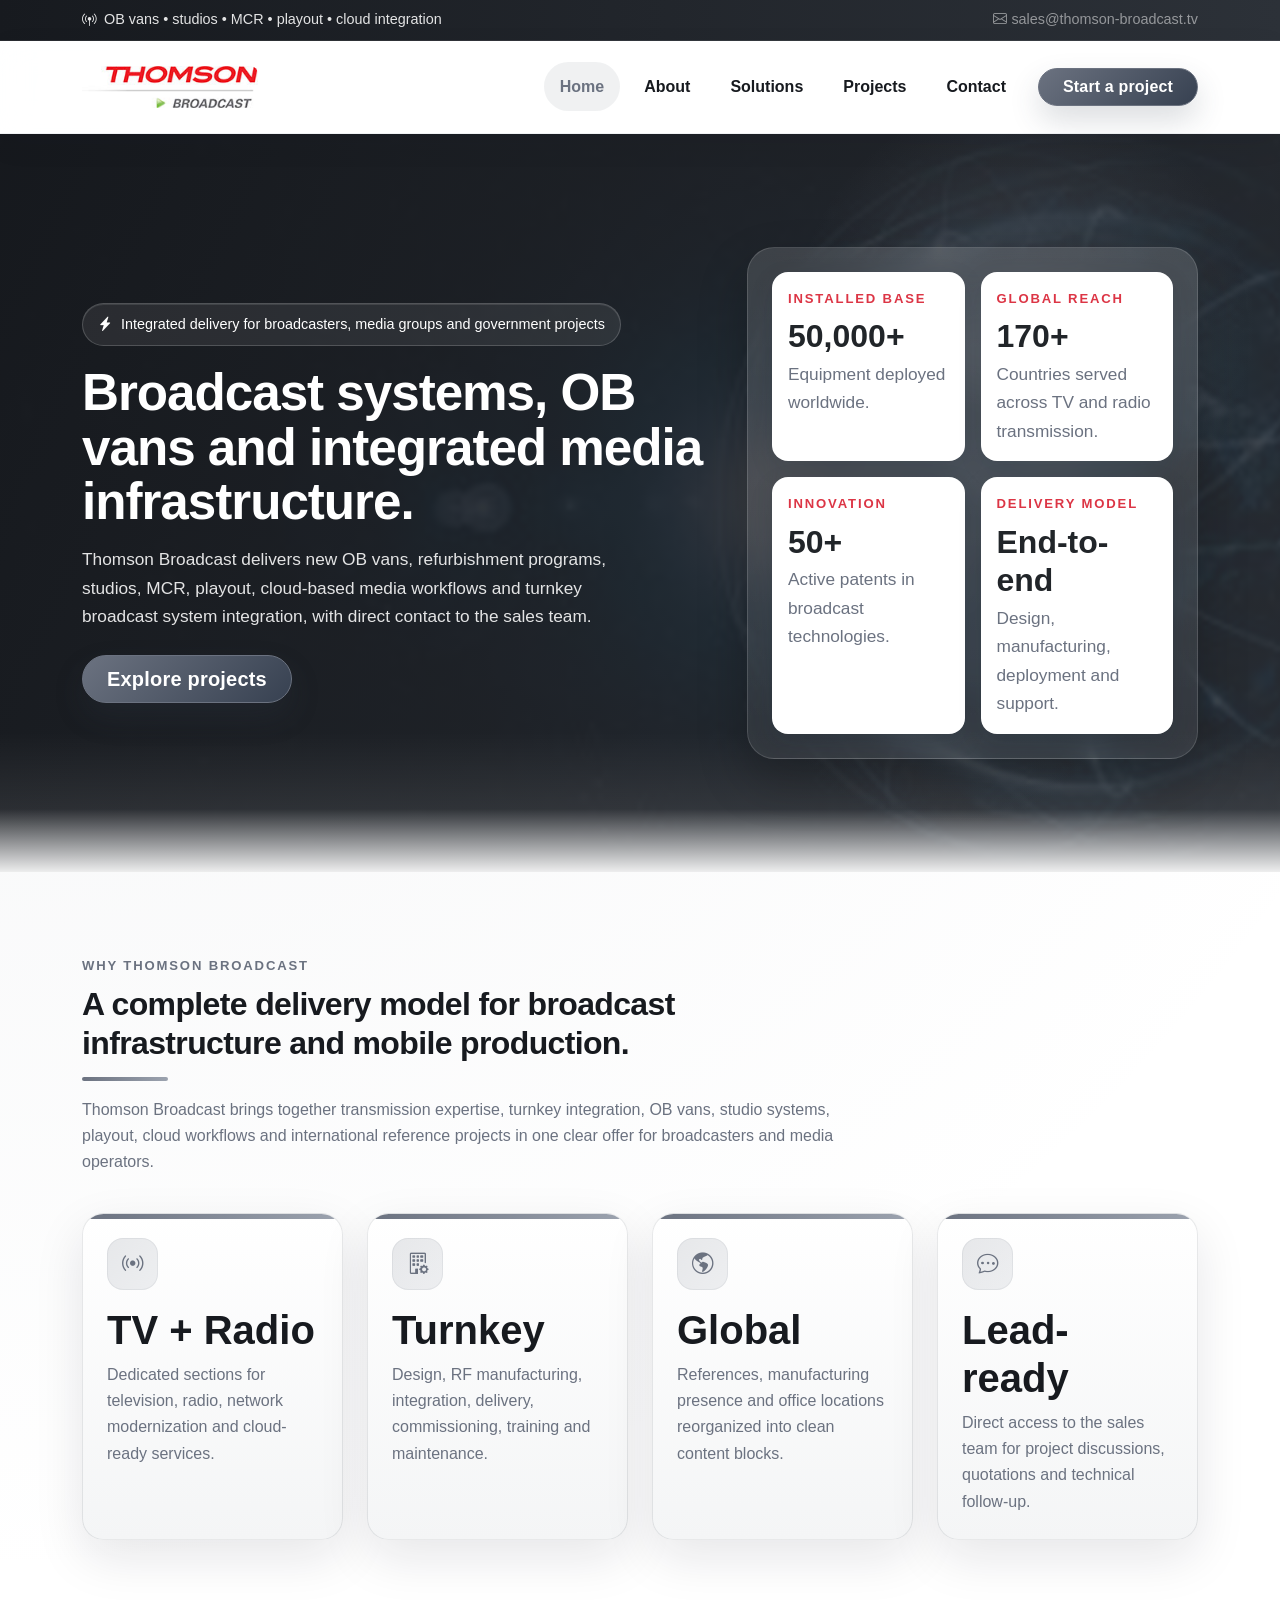
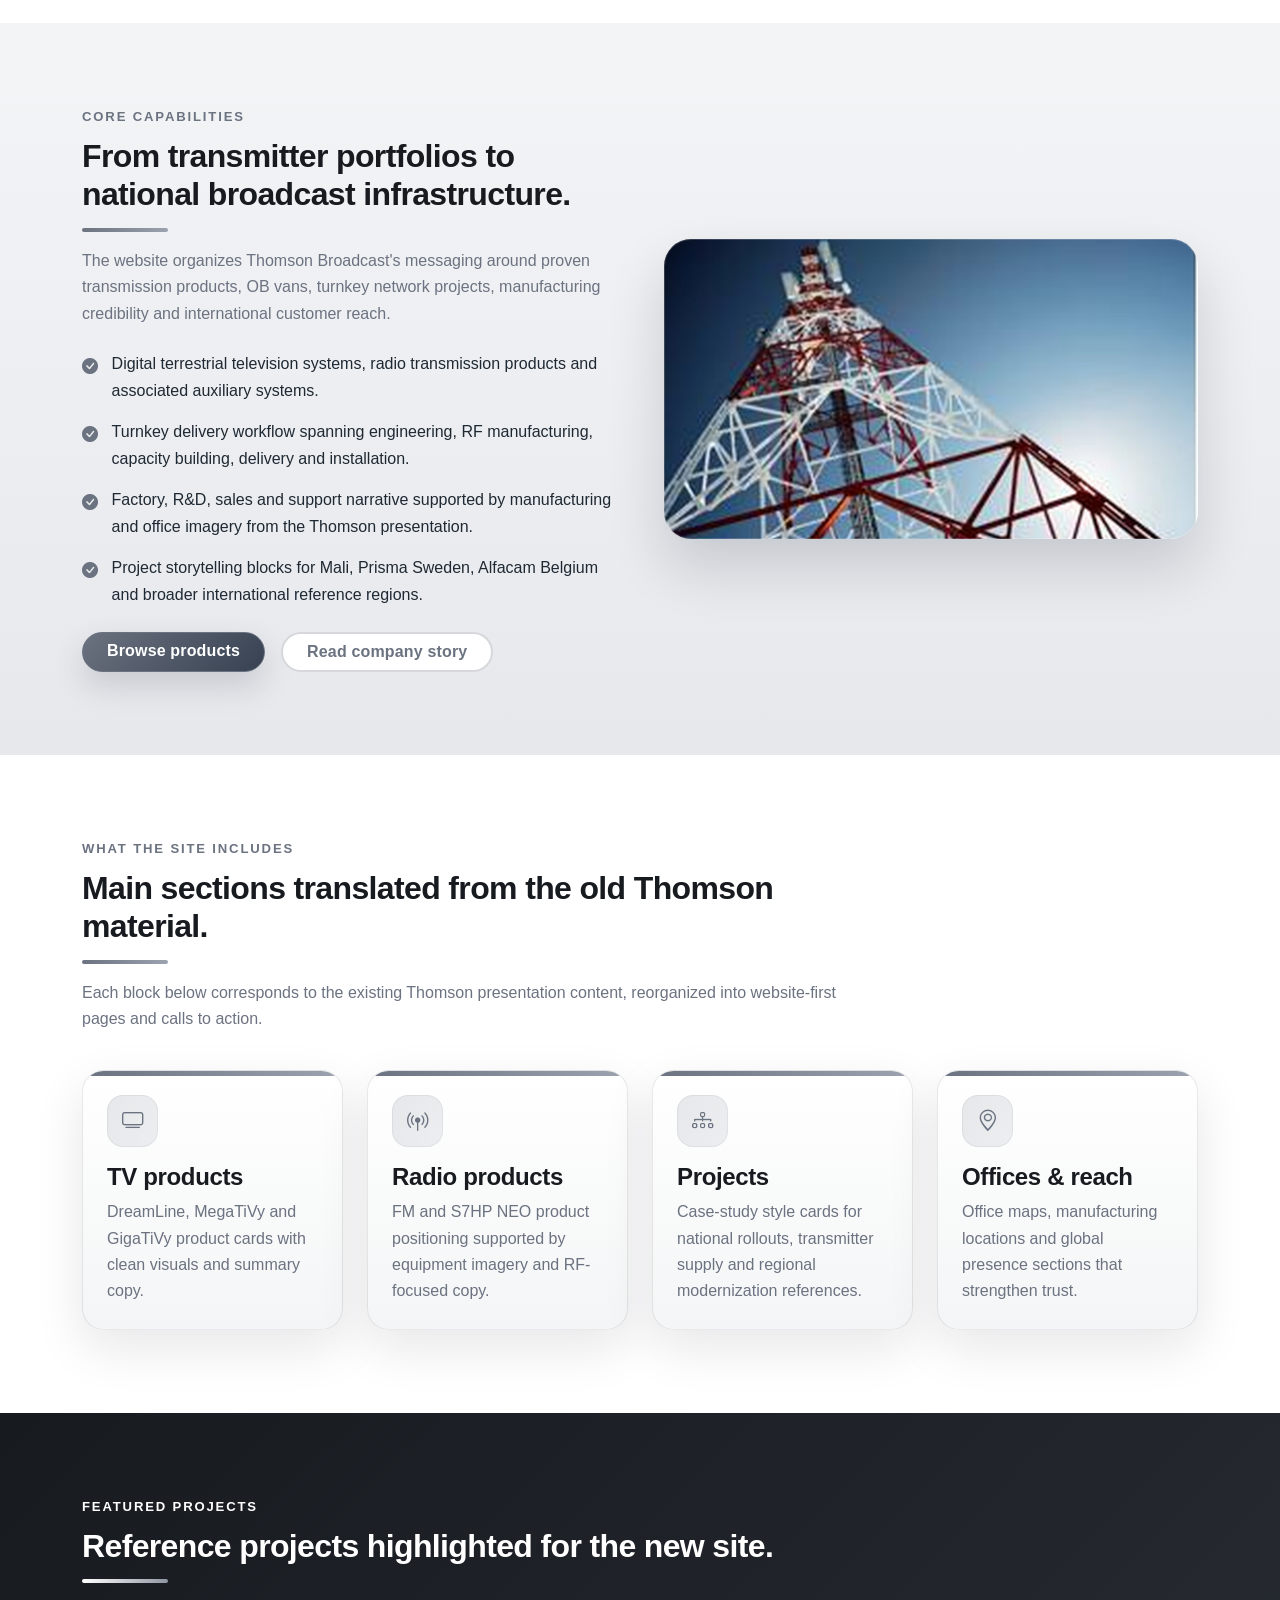
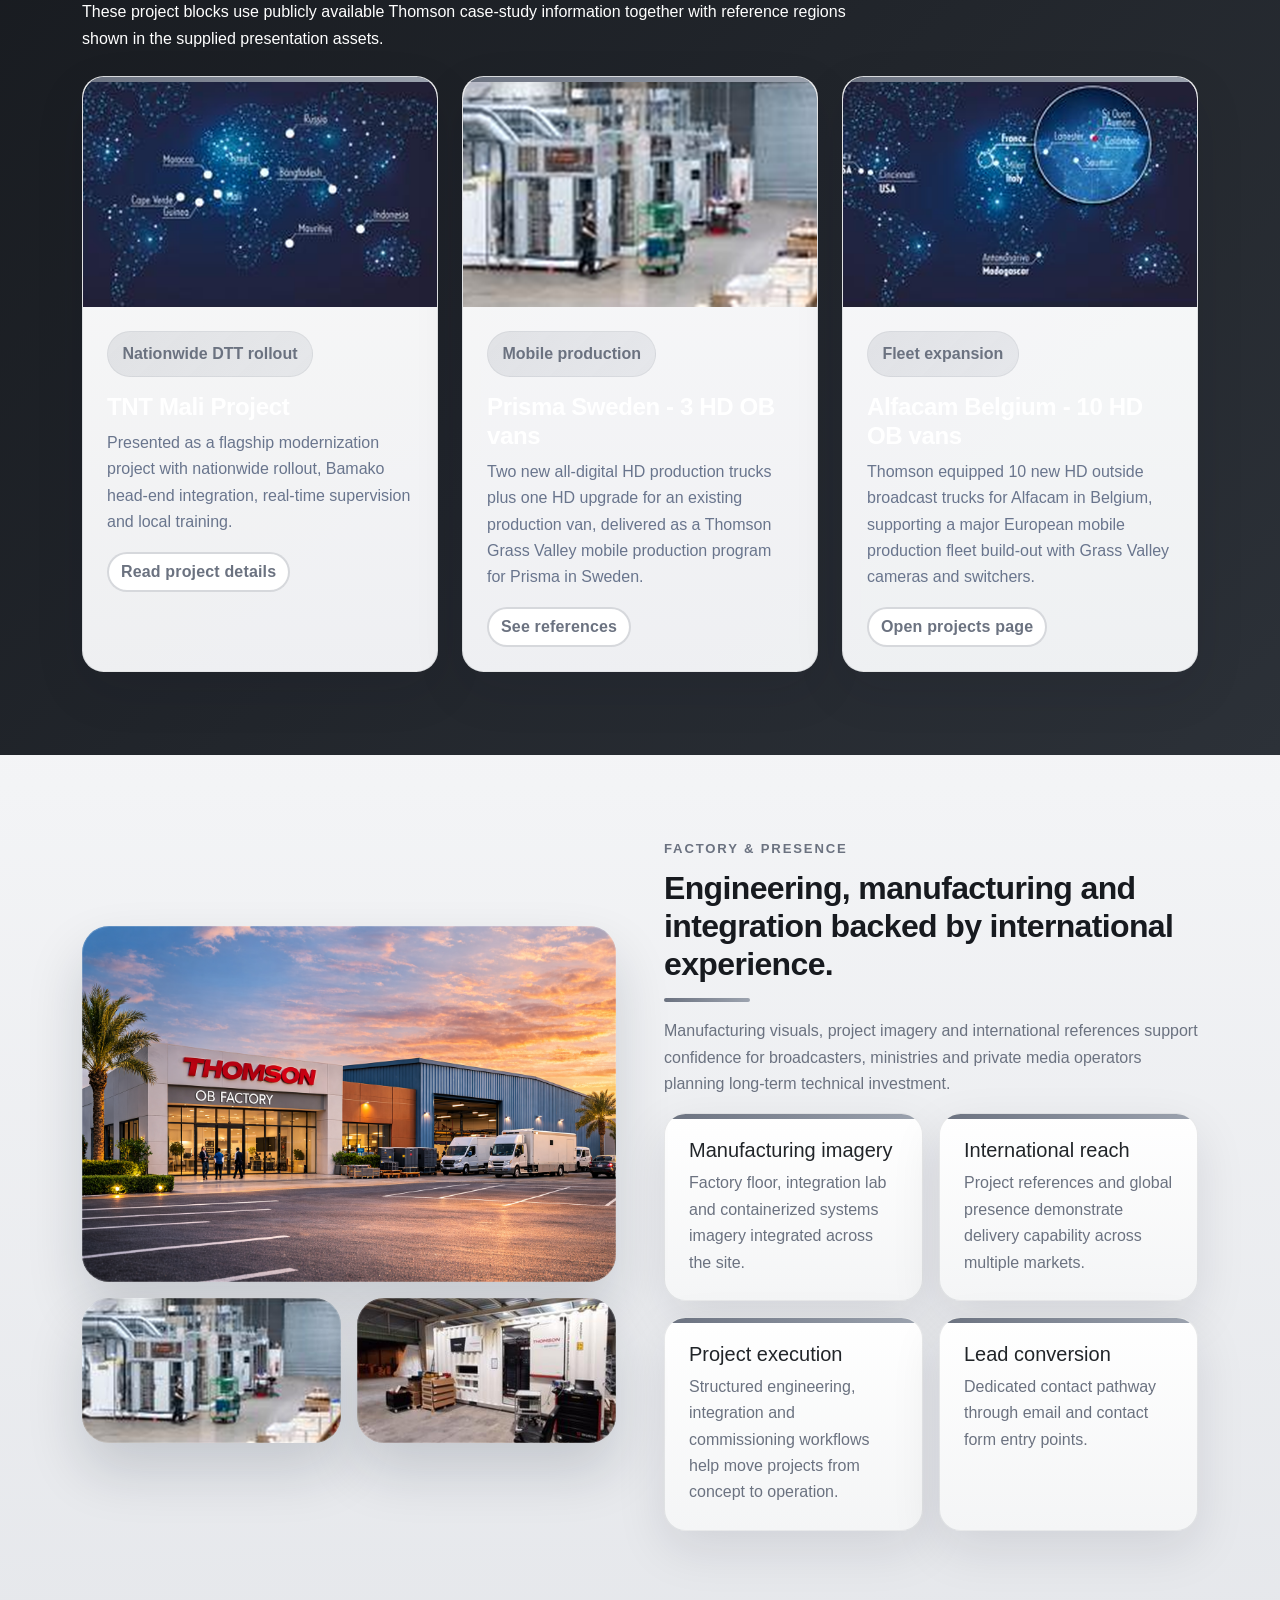
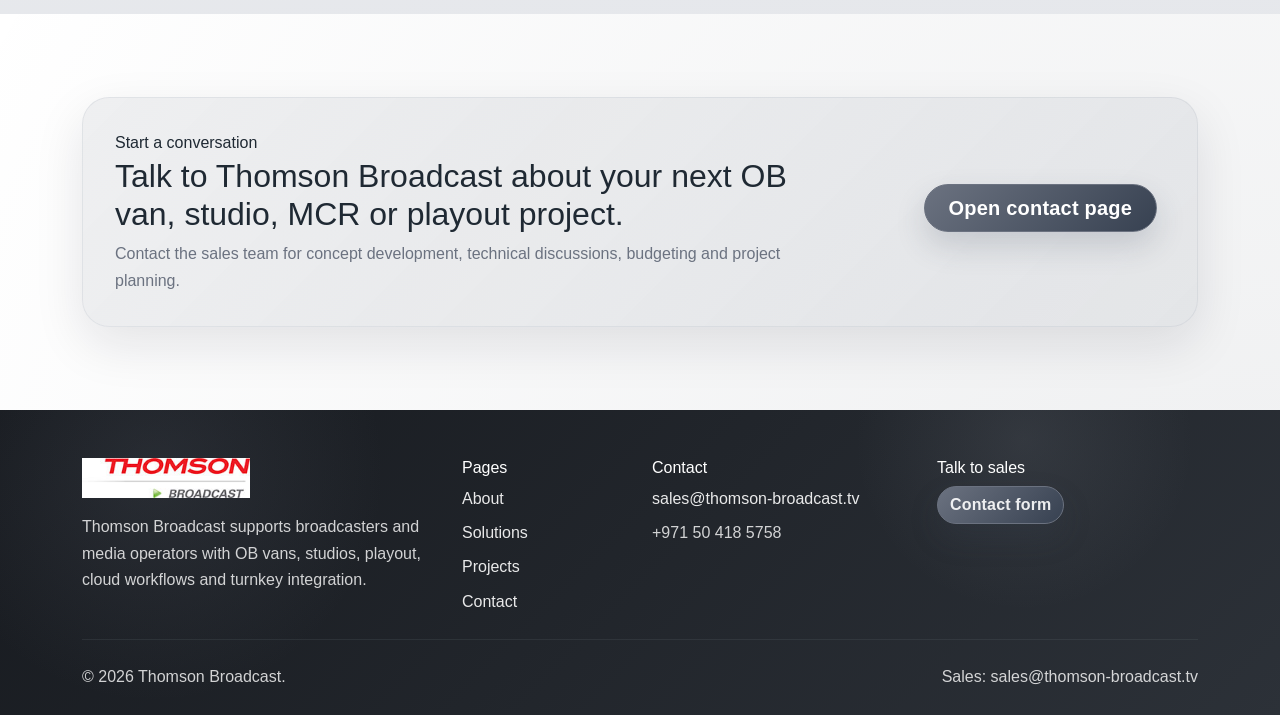
<file: index.html>
<!doctype html>
<html lang="en">
<head>
  <meta charset="utf-8">
  <meta name="viewport" content="width=device-width, initial-scale=1">
  <title>Thomson Broadcast | OB Vans, Studios, MCR, Playout & Cloud</title>
  <meta name="description" content="Thomson Broadcast delivers OB van builds, refurbishment, broadcast studios, MCR, playout, cloud workflows and turnkey system integration.">
  <meta name="keywords" content="Thomson Broadcast, OB van builder, OB van refurbishment, outside broadcast van, broadcast studio systems, MCR integration, playout systems, cloud playout, broadcast system integrator, UAE broadcast projects, mobile production systems">
  <meta name="robots" content="index, follow, max-image-preview:large, max-snippet:-1, max-video-preview:-1">
  <link rel="canonical" href="https://thomsonbroadcast.tv/">
  <meta property="og:type" content="website">
  <meta property="og:site_name" content="Thomson Broadcast">
  <meta property="og:title" content="Thomson Broadcast | OB Vans, Studios, MCR, Playout & Cloud">
  <meta property="og:description" content="Thomson Broadcast delivers OB van builds, refurbishment, broadcast studios, MCR, playout, cloud workflows and turnkey system integration.">
  <meta property="og:url" content="https://thomsonbroadcast.tv/">
  <meta property="og:image" content="https://thomsonbroadcast.tv/assets/img/hero-globe.png">
  <meta name="twitter:card" content="summary_large_image">
  <meta name="twitter:title" content="Thomson Broadcast | OB Vans, Studios, MCR, Playout & Cloud">
  <meta name="twitter:description" content="Thomson Broadcast delivers OB van builds, refurbishment, broadcast studios, MCR, playout, cloud workflows and turnkey system integration.">
  <meta name="twitter:image" content="https://thomsonbroadcast.tv/assets/img/hero-globe.png">
  <link rel="icon" href="assets/img/logo.jpg">
  <link href="https://cdn.jsdelivr.net/npm/bootstrap@5.3.3/dist/css/bootstrap.min.css" rel="stylesheet">
  <link href="https://cdn.jsdelivr.net/npm/bootstrap-icons@1.11.3/font/bootstrap-icons.min.css" rel="stylesheet">
  <link href="assets/css/style.css" rel="stylesheet">
  <script type="application/ld+json">[{"@context":"https://schema.org","@type":"Organization","name":"Thomson Broadcast","url":"https://thomsonbroadcast.tv","logo":"https://thomsonbroadcast.tv/assets/img/logo.jpg","email":"sales@thomson-broadcast.tv","telephone":"+971504185758","contactPoint":[{"@type":"ContactPoint","telephone":"+971504185758","contactType":"sales","email":"sales@thomson-broadcast.tv","availableLanguage":["English","Arabic","French"]}],"areaServed":["AE","EU","AF","AS","Worldwide"],"knowsAbout":["outside broadcast vans","broadcast studio systems","master control rooms","playout systems","cloud broadcast workflows","broadcast refurbishment","turnkey system integration"]},{"@context":"https://schema.org","@type":"WebSite","name":"Thomson Broadcast","url":"https://thomsonbroadcast.tv","potentialAction":{"@type":"SearchAction","target":"https://thomsonbroadcast.tv/?q={search_term_string}","query-input":"required name=search_term_string"}}]</script>
</head>
<body>
  <div class="topbar py-2">
    <div class="container d-flex flex-wrap justify-content-between gap-2">
      <div><i class="bi bi-broadcast-pin me-2"></i>OB vans • studios • MCR • playout • cloud integration</div>
      <div class="d-flex gap-3">
        <a class="text-decoration-none text-white-50" href="mailto:sales@thomson-broadcast.tv"><i class="bi bi-envelope me-1"></i>sales@thomson-broadcast.tv</a>
      </div>
    </div>
  </div>

  <nav class="navbar navbar-expand-lg bg-white sticky-top">
    <div class="container py-2">
      <a class="navbar-brand" href="index.html"><img src="assets/img/logo.jpg" alt="Thomson Broadcast logo"></a>
      <button class="navbar-toggler" type="button" data-bs-toggle="collapse" data-bs-target="#mainNav" aria-controls="mainNav" aria-expanded="false" aria-label="Toggle navigation">
        <span class="navbar-toggler-icon"></span>
      </button>
      <div class="collapse navbar-collapse" id="mainNav">
        <ul class="navbar-nav ms-auto align-items-lg-center gap-lg-2">
          <li class="nav-item"><a class="nav-link" data-nav href="index.html">Home</a></li>
          <li class="nav-item"><a class="nav-link" data-nav href="about.html">About</a></li>
          <li class="nav-item"><a class="nav-link" data-nav href="products.html">Solutions</a></li>
          <li class="nav-item"><a class="nav-link" data-nav href="projects.html">Projects</a></li>
          <li class="nav-item"><a class="nav-link" data-nav href="contact.html">Contact</a></li>
          <li class="nav-item ms-lg-2"><a class="btn btn-brand rounded-pill px-4" href="contact.html">Start a project</a></li>
        </ul>
      </div>
    </div>
  </nav>

  <header class="hero">
    <div class="container position-relative" style="z-index:2;">
      <div class="row align-items-center g-4">
        <div class="col-lg-7">
          <span class="hero-badge"><i class="bi bi-lightning-charge-fill"></i> Integrated delivery for broadcasters, media groups and government projects</span>
          <h1 class="mb-3">Broadcast systems, OB vans and integrated media infrastructure.</h1>
          <p class="mb-4 col-lg-10">Thomson Broadcast delivers new OB vans, refurbishment programs, studios, MCR, playout, cloud-based media workflows and turnkey broadcast system integration, with direct contact to the sales team.</p>
          <div class="d-flex flex-wrap gap-3">
            <a class="btn btn-brand btn-lg rounded-pill px-4" href="projects.html">Explore projects</a>
            
          </div>
        </div>
        <div class="col-lg-5">
          <div class="hero-card">
            <div class="row g-3">
              <div class="col-6">
                <div class="p-3 rounded-4 bg-white text-dark h-100">
                  <div class="small-label text-danger mb-2">Installed base</div>
                  <div class="h2 fw-bold mb-1">50,000+</div>
                  <p class="mb-0 small text-secondary">Equipment deployed worldwide.</p>
                </div>
              </div>
              <div class="col-6">
                <div class="p-3 rounded-4 bg-white text-dark h-100">
                  <div class="small-label text-danger mb-2">Global reach</div>
                  <div class="h2 fw-bold mb-1">170+</div>
                  <p class="mb-0 small text-secondary">Countries served across TV and radio transmission.</p>
                </div>
              </div>
              <div class="col-6">
                <div class="p-3 rounded-4 bg-white text-dark h-100">
                  <div class="small-label text-danger mb-2">Innovation</div>
                  <div class="h2 fw-bold mb-1">50+</div>
                  <p class="mb-0 small text-secondary">Active patents in broadcast technologies.</p>
                </div>
              </div>
              <div class="col-6">
                <div class="p-3 rounded-4 bg-white text-dark h-100">
                  <div class="small-label text-danger mb-2">Delivery model</div>
                  <div class="h2 fw-bold mb-1">End-to-end</div>
                  <p class="mb-0 small text-secondary">Design, manufacturing, deployment and support.</p>
                </div>
              </div>
            </div>
          </div>
        </div>
      </div>
    </div>
  </header>

  <section class="section-padding">
    <div class="container">
      <div class="section-title">
        <div class="eyebrow">Why Thomson Broadcast</div>
        <h2 class="mb-3">A complete delivery model for broadcast infrastructure and mobile production.</h2>
        <p>Thomson Broadcast brings together transmission expertise, turnkey integration, OB vans, studio systems, playout, cloud workflows and international reference projects in one clear offer for broadcasters and media operators.</p>
      </div>
      <div class="row g-4">
        <div class="col-md-6 col-xl-3">
          <div class="card stat-card p-4">
            <span class="icon-badge"><i class="bi bi-broadcast"></i></span>
            <div class="display-6 mt-3">TV + Radio</div>
            <p class="mt-2 mb-0 text-muted-2">Dedicated sections for television, radio, network modernization and cloud-ready services.</p>
          </div>
        </div>
        <div class="col-md-6 col-xl-3">
          <div class="card stat-card p-4">
            <span class="icon-badge"><i class="bi bi-building-gear"></i></span>
            <div class="display-6 mt-3">Turnkey</div>
            <p class="mt-2 mb-0 text-muted-2">Design, RF manufacturing, integration, delivery, commissioning, training and maintenance.</p>
          </div>
        </div>
        <div class="col-md-6 col-xl-3">
          <div class="card stat-card p-4">
            <span class="icon-badge"><i class="bi bi-globe-americas"></i></span>
            <div class="display-6 mt-3">Global</div>
            <p class="mt-2 mb-0 text-muted-2">References, manufacturing presence and office locations reorganized into clean content blocks.</p>
          </div>
        </div>
        <div class="col-md-6 col-xl-3">
          <div class="card stat-card p-4">
            <span class="icon-badge"><i class="bi bi-chat-dots"></i></span>
            <div class="display-6 mt-3">Lead-ready</div>
            <p class="mt-2 mb-0 text-muted-2">Direct access to the sales team for project discussions, quotations and technical follow-up.</p>
          </div>
        </div>
      </div>
    </div>
  </section>

  <section class="section-padding bg-soft">
    <div class="container">
      <div class="row align-items-center g-5">
        <div class="col-lg-6">
          <div class="section-title mb-4">
            <div class="eyebrow">Core capabilities</div>
            <h2 class="mb-3">From transmitter portfolios to national broadcast infrastructure.</h2>
            <p>The website organizes Thomson Broadcast's messaging around proven transmission products, OB vans, turnkey network projects, manufacturing credibility and international customer reach.</p>
          </div>
          <ul class="kpi-list">
            <li><i class="bi bi-check-circle-fill"></i><span>Digital terrestrial television systems, radio transmission products and associated auxiliary systems.</span></li>
            <li><i class="bi bi-check-circle-fill"></i><span>Turnkey delivery workflow spanning engineering, RF manufacturing, capacity building, delivery and installation.</span></li>
            <li><i class="bi bi-check-circle-fill"></i><span>Factory, R&amp;D, sales and support narrative supported by manufacturing and office imagery from the Thomson presentation.</span></li>
            <li><i class="bi bi-check-circle-fill"></i><span>Project storytelling blocks for Mali, Prisma Sweden, Alfacam Belgium and broader international reference regions.</span></li>
          </ul>
          <div class="mt-4 d-flex flex-wrap gap-3">
            <a class="btn btn-brand rounded-pill px-4" href="products.html">Browse products</a>
            <a class="btn btn-outline-brand rounded-pill px-4" href="about.html">Read company story</a>
          </div>
        </div>
        <div class="col-lg-6">
          <div class="media-frame">
            <img class="media-cover about-image" src="assets/img/tower.png" alt="Transmission tower">
          </div>
        </div>
      </div>
    </div>
  </section>

  <section class="section-padding">
    <div class="container">
      <div class="section-title">
        <div class="eyebrow">What the site includes</div>
        <h2 class="mb-3">Main sections translated from the old Thomson material.</h2>
        <p>Each block below corresponds to the existing Thomson presentation content, reorganized into website-first pages and calls to action.</p>
      </div>
      <div class="row g-4">
        <div class="col-md-6 col-xl-3">
          <div class="card service-card p-4">
            <span class="icon-badge"><i class="bi bi-tv"></i></span>
            <h4>TV products</h4>
            <p class="mb-0 text-muted-2">DreamLine, MegaTiVy and GigaTiVy product cards with clean visuals and summary copy.</p>
          </div>
        </div>
        <div class="col-md-6 col-xl-3">
          <div class="card service-card p-4">
            <span class="icon-badge"><i class="bi bi-broadcast-pin"></i></span>
            <h4>Radio products</h4>
            <p class="mb-0 text-muted-2">FM and S7HP NEO product positioning supported by equipment imagery and RF-focused copy.</p>
          </div>
        </div>
        <div class="col-md-6 col-xl-3">
          <div class="card service-card p-4">
            <span class="icon-badge"><i class="bi bi-diagram-3"></i></span>
            <h4>Projects</h4>
            <p class="mb-0 text-muted-2">Case-study style cards for national rollouts, transmitter supply and regional modernization references.</p>
          </div>
        </div>
        <div class="col-md-6 col-xl-3">
          <div class="card service-card p-4">
            <span class="icon-badge"><i class="bi bi-geo-alt"></i></span>
            <h4>Offices & reach</h4>
            <p class="mb-0 text-muted-2">Office maps, manufacturing locations and global presence sections that strengthen trust.</p>
          </div>
        </div>
      </div>
    </div>
  </section>

  <section class="section-padding bg-navy">
    <div class="container">
      <div class="section-title mb-4">
        <div class="eyebrow">Featured projects</div>
        <h2 class="mb-3">Reference projects highlighted for the new site.</h2>
        <p>These project blocks use publicly available Thomson case-study information together with reference regions shown in the supplied presentation assets.</p>
      </div>
      <div class="row g-4">
        <div class="col-lg-4">
          <div class="card project-card h-100 overflow-hidden">
            <img src="assets/img/reference-map.png" alt="Thomson reference map">
            <div class="card-body p-4">
              <span class="badge-soft mb-3 d-inline-flex">Nationwide DTT rollout</span>
              <h4>TNT Mali Project</h4>
              <p class="text-muted-2">Presented as a flagship modernization project with nationwide rollout, Bamako head-end integration, real-time supervision and local training.</p>
              <a class="btn btn-outline-brand rounded-pill" href="projects.html">Read project details</a>
            </div>
          </div>
        </div>
        <div class="col-lg-4">
          <div class="card project-card h-100 overflow-hidden">
            <img src="assets/img/factory-floor.png" alt="HD OB van integration reference">
            <div class="card-body p-4">
              <span class="badge-soft mb-3 d-inline-flex">Mobile production</span>
              <h4>Prisma Sweden - 3 HD OB vans</h4>
              <p class="text-muted-2">Two new all-digital HD production trucks plus one HD upgrade for an existing production van, delivered as a Thomson Grass Valley mobile production program for Prisma in Sweden.</p>
              <a class="btn btn-outline-brand rounded-pill" href="projects.html">See references</a>
            </div>
          </div>
        </div>
        <div class="col-lg-4">
          <div class="card project-card h-100 overflow-hidden">
            <img src="assets/img/offices-map.png" alt="European broadcast references map">
            <div class="card-body p-4">
              <span class="badge-soft mb-3 d-inline-flex">Fleet expansion</span>
              <h4>Alfacam Belgium - 10 HD OB vans</h4>
              <p class="text-muted-2">Thomson equipped 10 new HD outside broadcast trucks for Alfacam in Belgium, supporting a major European mobile production fleet build-out with Grass Valley cameras and switchers.</p>
              <a class="btn btn-outline-brand rounded-pill" href="projects.html">Open projects page</a>
            </div>
          </div>
        </div>
      </div>
    </div>
  </section>

  <section class="section-padding bg-soft">
    <div class="container">
      <div class="row align-items-center g-5">
        <div class="col-lg-6 order-lg-2">
          <div class="section-title mb-3">
            <div class="eyebrow">Factory & presence</div>
            <h2 class="mb-3">Engineering, manufacturing and integration backed by international experience.</h2>
            <p>Manufacturing visuals, project imagery and international references support confidence for broadcasters, ministries and private media operators planning long-term technical investment.</p>
          </div>
          <div class="row g-3">
            <div class="col-sm-6">
              <div class="card info-card p-4 h-100">
                <h5>Manufacturing imagery</h5>
                <p class="mb-0 text-muted-2">Factory floor, integration lab and containerized systems imagery integrated across the site.</p>
              </div>
            </div>
            <div class="col-sm-6">
              <div class="card info-card p-4 h-100">
                <h5>International reach</h5>
                <p class="mb-0 text-muted-2">Project references and global presence demonstrate delivery capability across multiple markets.</p>
              </div>
            </div>
            <div class="col-sm-6">
              <div class="card info-card p-4 h-100">
                <h5>Project execution</h5>
                <p class="mb-0 text-muted-2">Structured engineering, integration and commissioning workflows help move projects from concept to operation.</p>
              </div>
            </div>
            <div class="col-sm-6">
              <div class="card info-card p-4 h-100">
                <h5>Lead conversion</h5>
                <p class="mb-0 text-muted-2">Dedicated contact pathway through email and contact form entry points.</p>
              </div>
            </div>
          </div>
        </div>
        <div class="col-lg-6 order-lg-1">
          <div class="row g-3">
            <div class="col-12">
              <div class="media-frame"><img class="media-cover" src="assets/img/facility-exterior.png" alt="Thomson facility exterior"></div>
            </div>
            <div class="col-6">
              <div class="media-frame"><img class="media-cover" src="assets/img/factory-floor.png" alt="Factory floor"></div>
            </div>
            <div class="col-6">
              <div class="media-frame"><img class="media-cover" src="assets/img/factory-container.png" alt="Containerized broadcast system"></div>
            </div>
          </div>
        </div>
      </div>
    </div>
  </section>

  <section class="section-padding">
    <div class="container">
      <div class="cta-strip">
        <div class="row align-items-center g-4">
          <div class="col-lg-8">
            <div class="eyebrow">Start a conversation</div>
            <h2 class="mb-2">Talk to Thomson Broadcast about your next OB van, studio, MCR or playout project.</h2>
            <p class="mb-0 text-muted-2">Contact the sales team for concept development, technical discussions, budgeting and project planning.</p>
          </div>
          <div class="col-lg-4 text-lg-end">
            <a class="btn btn-brand btn-lg rounded-pill px-4 me-2 mb-2" href="contact.html">Open contact page</a>
            
          </div>
        </div>
      </div>
    </div>
  </section>

  <footer class="footer pt-5 pb-4">
    <div class="container">
      <div class="row g-4">
        <div class="col-lg-4">
          <img src="assets/img/logo.jpg" alt="Thomson Broadcast logo" style="height:40px" class="mb-3">
          <p>Thomson Broadcast supports broadcasters and media operators with OB vans, studios, playout, cloud workflows and turnkey integration.</p>
        </div>
        <div class="col-6 col-lg-2">
          <h6 class="text-white">Pages</h6>
          <div class="d-grid gap-2">
            <a href="about.html">About</a>
            <a href="products.html">Solutions</a>
            <a href="projects.html">Projects</a>
            <a href="contact.html">Contact</a>
          </div>
        </div>
        <div class="col-6 col-lg-3">
          <h6 class="text-white">Contact</h6>
          <div class="d-grid gap-2">
            <a href="mailto:sales@thomson-broadcast.tv">sales@thomson-broadcast.tv</a>
            <span>+971 50 418 5758</span>
          </div>
        </div>
        <div class="col-lg-3">
          <h6 class="text-white">Talk to sales</h6>
          <div class="d-flex flex-wrap gap-2">
            <a class="btn btn-brand rounded-pill" href="contact.html">Contact form</a>
            
          </div>
        </div>
      </div>
      <hr class="border-secondary my-4">
      <div class="d-flex flex-column flex-md-row justify-content-between gap-2">
        <div>© <span data-current-year></span> Thomson Broadcast.</div>
        <div>Sales: sales@thomson-broadcast.tv</div>
      </div>
    </div>
  </footer>
<script src="https://cdn.jsdelivr.net/npm/bootstrap@5.3.3/dist/js/bootstrap.bundle.min.js"></script>
  <script src="assets/js/site-config.js"></script>
  <script src="assets/js/main.js"></script>
</body>
</html>
</file>
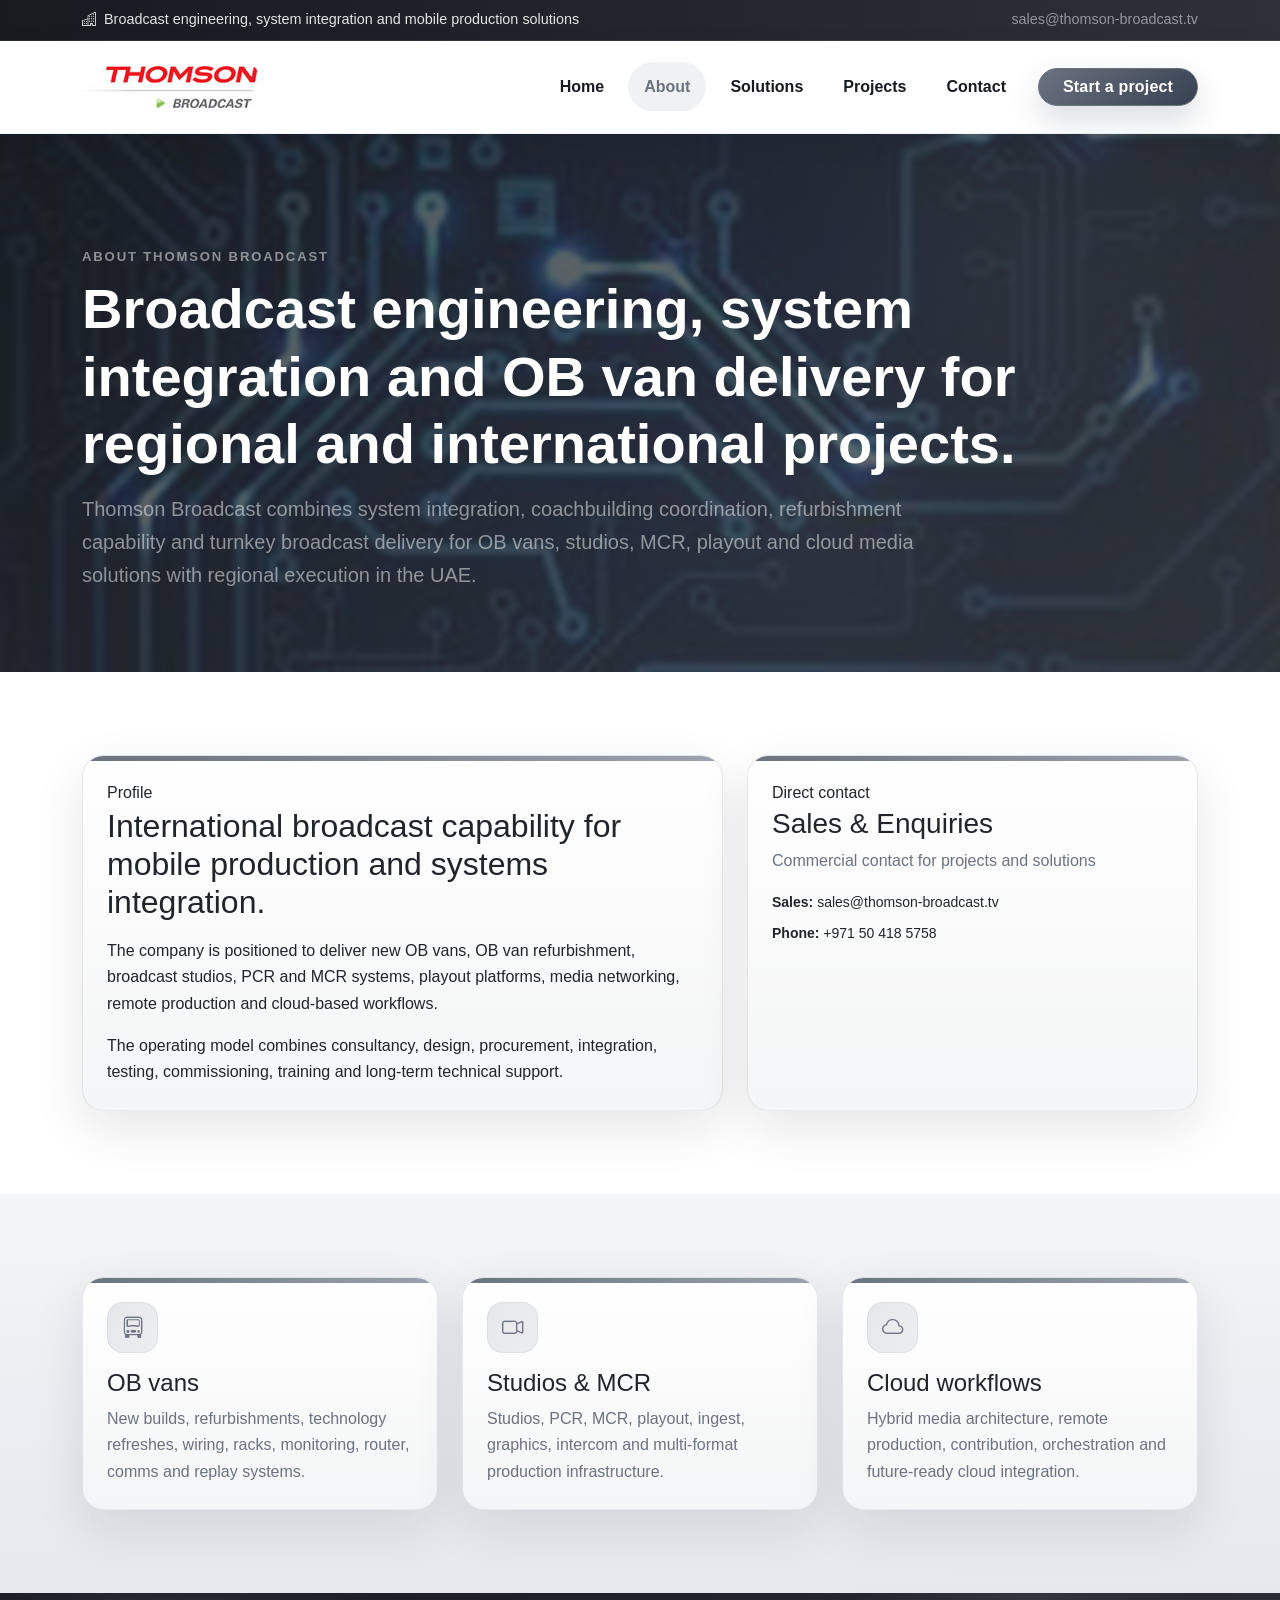
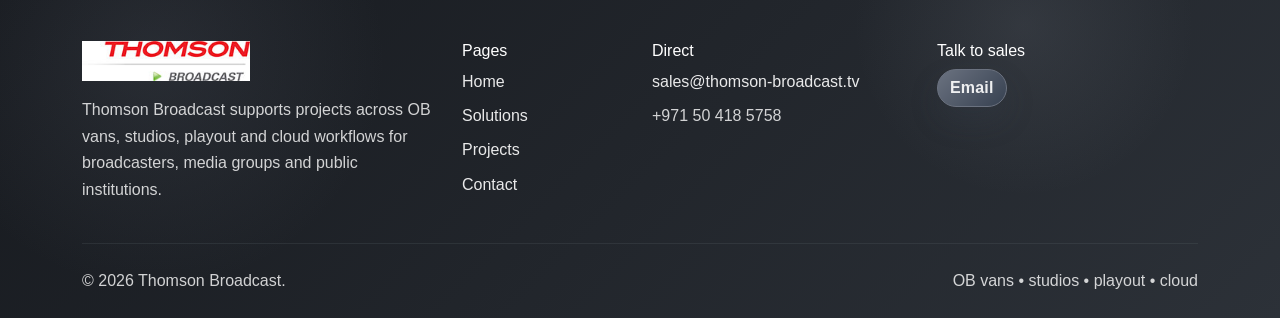
<file: about.html>
<!doctype html>
<html lang="en">
<head>
  <meta charset="utf-8">
  <meta name="viewport" content="width=device-width, initial-scale=1">
  <title>About Thomson Broadcast | System Integration & Mobile Production</title>
  <meta name="description" content="Learn about Thomson Broadcast capabilities in OB vans, studios, MCR, playout, cloud media workflows and turnkey broadcast engineering.">
  <meta name="keywords" content="about Thomson Broadcast, broadcast engineering, system integration, OB vans, mobile production, broadcast solutions, MCR, playout, cloud media workflows">
  <meta name="robots" content="index, follow, max-image-preview:large, max-snippet:-1, max-video-preview:-1">
  <link rel="canonical" href="https://thomsonbroadcast.tv/about.html">
  <meta property="og:type" content="website">
  <meta property="og:site_name" content="Thomson Broadcast">
  <meta property="og:title" content="About Thomson Broadcast | System Integration & Mobile Production">
  <meta property="og:description" content="Learn about Thomson Broadcast capabilities in OB vans, studios, MCR, playout, cloud media workflows and turnkey broadcast engineering.">
  <meta property="og:url" content="https://thomsonbroadcast.tv/about.html">
  <meta property="og:image" content="https://thomsonbroadcast.tv/assets/img/hero-globe.png">
  <meta name="twitter:card" content="summary_large_image">
  <meta name="twitter:title" content="About Thomson Broadcast | System Integration & Mobile Production">
  <meta name="twitter:description" content="Learn about Thomson Broadcast capabilities in OB vans, studios, MCR, playout, cloud media workflows and turnkey broadcast engineering.">
  <meta name="twitter:image" content="https://thomsonbroadcast.tv/assets/img/hero-globe.png">
  <link rel="icon" href="assets/img/logo.jpg">
  <link href="https://cdn.jsdelivr.net/npm/bootstrap@5.3.3/dist/css/bootstrap.min.css" rel="stylesheet">
  <link href="https://cdn.jsdelivr.net/npm/bootstrap-icons@1.11.3/font/bootstrap-icons.min.css" rel="stylesheet">
  <link href="assets/css/style.css" rel="stylesheet">
  <script type="application/ld+json">[{"@context":"https://schema.org","@type":"Organization","name":"Thomson Broadcast","url":"https://thomsonbroadcast.tv","logo":"https://thomsonbroadcast.tv/assets/img/logo.jpg","email":"sales@thomson-broadcast.tv","telephone":"+971504185758","contactPoint":[{"@type":"ContactPoint","telephone":"+971504185758","contactType":"sales","email":"sales@thomson-broadcast.tv","availableLanguage":["English","Arabic","French"]}],"areaServed":["AE","EU","AF","AS","Worldwide"],"knowsAbout":["outside broadcast vans","broadcast studio systems","master control rooms","playout systems","cloud broadcast workflows","broadcast refurbishment","turnkey system integration"]}]</script>
</head>
<body>
  <div class="topbar py-2">
    <div class="container d-flex flex-wrap justify-content-between gap-2">
      <div><i class="bi bi-buildings me-2"></i>Broadcast engineering, system integration and mobile production solutions</div>
      <div class="d-flex gap-3">
        <a class="text-decoration-none text-white-50" href="mailto:sales@thomson-broadcast.tv">sales@thomson-broadcast.tv</a>
        
      </div>
    </div>
  </div>
  <nav class="navbar navbar-expand-lg bg-white sticky-top">
    <div class="container py-2">
      <a class="navbar-brand" href="index.html"><img src="assets/img/logo.jpg" alt="Thomson Broadcast logo"></a>
      <button class="navbar-toggler" type="button" data-bs-toggle="collapse" data-bs-target="#mainNav"><span class="navbar-toggler-icon"></span></button>
      <div class="collapse navbar-collapse" id="mainNav">
        <ul class="navbar-nav ms-auto align-items-lg-center gap-lg-2">
          <li class="nav-item"><a class="nav-link" data-nav href="index.html">Home</a></li>
          <li class="nav-item"><a class="nav-link" data-nav href="about.html">About</a></li>
          <li class="nav-item"><a class="nav-link" data-nav href="products.html">Solutions</a></li>
          <li class="nav-item"><a class="nav-link" data-nav href="projects.html">Projects</a></li>
          <li class="nav-item"><a class="nav-link" data-nav href="contact.html">Contact</a></li>
          <li class="nav-item ms-lg-2"><a class="btn btn-brand rounded-pill px-4" href="contact.html">Start a project</a></li>
        </ul>
      </div>
    </div>
  </nav>
  <section class="page-hero">
    <div class="container">
      <div class="small-label text-white-50 mb-2">About Thomson Broadcast</div>
      <h1 class="display-4 fw-bold mb-3">Broadcast engineering, system integration and OB van delivery for regional and international projects.</h1>
      <p class="lead text-white-50 col-lg-9">Thomson Broadcast combines system integration, coachbuilding coordination, refurbishment capability and turnkey broadcast delivery for OB vans, studios, MCR, playout and cloud media solutions with regional execution in the UAE.</p>
    </div>
  </section>
  <section class="section-padding">
    <div class="container">
      <div class="row g-4 align-items-stretch">
        <div class="col-lg-7">
          <div class="card p-4 h-100 stat-card">
            <div class="eyebrow">Profile</div>
            <h2 class="mb-3">International broadcast capability for mobile production and systems integration.</h2>
            <p>The company is positioned to deliver new OB vans, OB van refurbishment, broadcast studios, PCR and MCR systems, playout platforms, media networking, remote production and cloud-based workflows.</p>
            <p class="mb-0">The operating model combines consultancy, design, procurement, integration, testing, commissioning, training and long-term technical support.</p>
          </div>
        </div>
        <div class="col-lg-5">
          <div class="card p-4 h-100 office-card">
            <div class="eyebrow">Direct contact</div>
            <h3 class="mb-2">Sales & Enquiries</h3>
            <p class="text-muted-2 mb-3">Commercial contact for projects and solutions</p>
            <div class="d-grid gap-2 small">
              
              <div><strong>Sales:</strong> sales@thomson-broadcast.tv</div>
              <div><strong>Phone:</strong> +971 50 418 5758</div>
              
            </div>
          </div>
        </div>
      </div>
    </div>
  </section>
  <section class="section-padding bg-soft">
    <div class="container">
      <div class="row g-4">
        <div class="col-md-4"><div class="card p-4 h-100 stat-card"><span class="icon-badge"><i class="bi bi-truck-front"></i></span><h4 class="mt-3">OB vans</h4><p class="mb-0 text-muted-2">New builds, refurbishments, technology refreshes, wiring, racks, monitoring, router, comms and replay systems.</p></div></div>
        <div class="col-md-4"><div class="card p-4 h-100 stat-card"><span class="icon-badge"><i class="bi bi-camera-video"></i></span><h4 class="mt-3">Studios & MCR</h4><p class="mb-0 text-muted-2">Studios, PCR, MCR, playout, ingest, graphics, intercom and multi-format production infrastructure.</p></div></div>
        <div class="col-md-4"><div class="card p-4 h-100 stat-card"><span class="icon-badge"><i class="bi bi-cloud"></i></span><h4 class="mt-3">Cloud workflows</h4><p class="mb-0 text-muted-2">Hybrid media architecture, remote production, contribution, orchestration and future-ready cloud integration.</p></div></div>
      </div>
    </div>
  </section>
  <footer class="footer pt-5 pb-4">
    <div class="container">
      <div class="row g-4">
        <div class="col-lg-4"><img src="assets/img/logo.jpg" alt="Thomson Broadcast logo" style="height:40px" class="mb-3"><p>Thomson Broadcast supports projects across OB vans, studios, playout and cloud workflows for broadcasters, media groups and public institutions.</p></div>
        <div class="col-6 col-lg-2"><h6 class="text-white">Pages</h6><div class="d-grid gap-2"><a href="index.html">Home</a><a href="products.html">Solutions</a><a href="projects.html">Projects</a><a href="contact.html">Contact</a></div></div>
        <div class="col-6 col-lg-3"><h6 class="text-white">Direct</h6><div class="d-grid gap-2"><a href="mailto:sales@thomson-broadcast.tv">sales@thomson-broadcast.tv</a><span>+971 50 418 5758</span></div></div>
        <div class="col-lg-3"><h6 class="text-white">Talk to sales</h6><div class="d-flex flex-wrap gap-2"><a class="btn btn-brand rounded-pill contact-email-link" href="mailto:sales@thomson-broadcast.tv">Email</a></div></div>
      </div>
      <hr class="border-secondary my-4"><div class="d-flex flex-column flex-md-row justify-content-between gap-2"><div>© <span data-current-year></span> Thomson Broadcast.</div><div>OB vans • studios • playout • cloud</div></div>
    </div>
  </footer>
<script src="https://cdn.jsdelivr.net/npm/bootstrap@5.3.3/dist/js/bootstrap.bundle.min.js"></script>
  <script src="assets/js/site-config.js"></script>
  <script src="assets/js/main.js"></script>
</body>
</html>
</file>
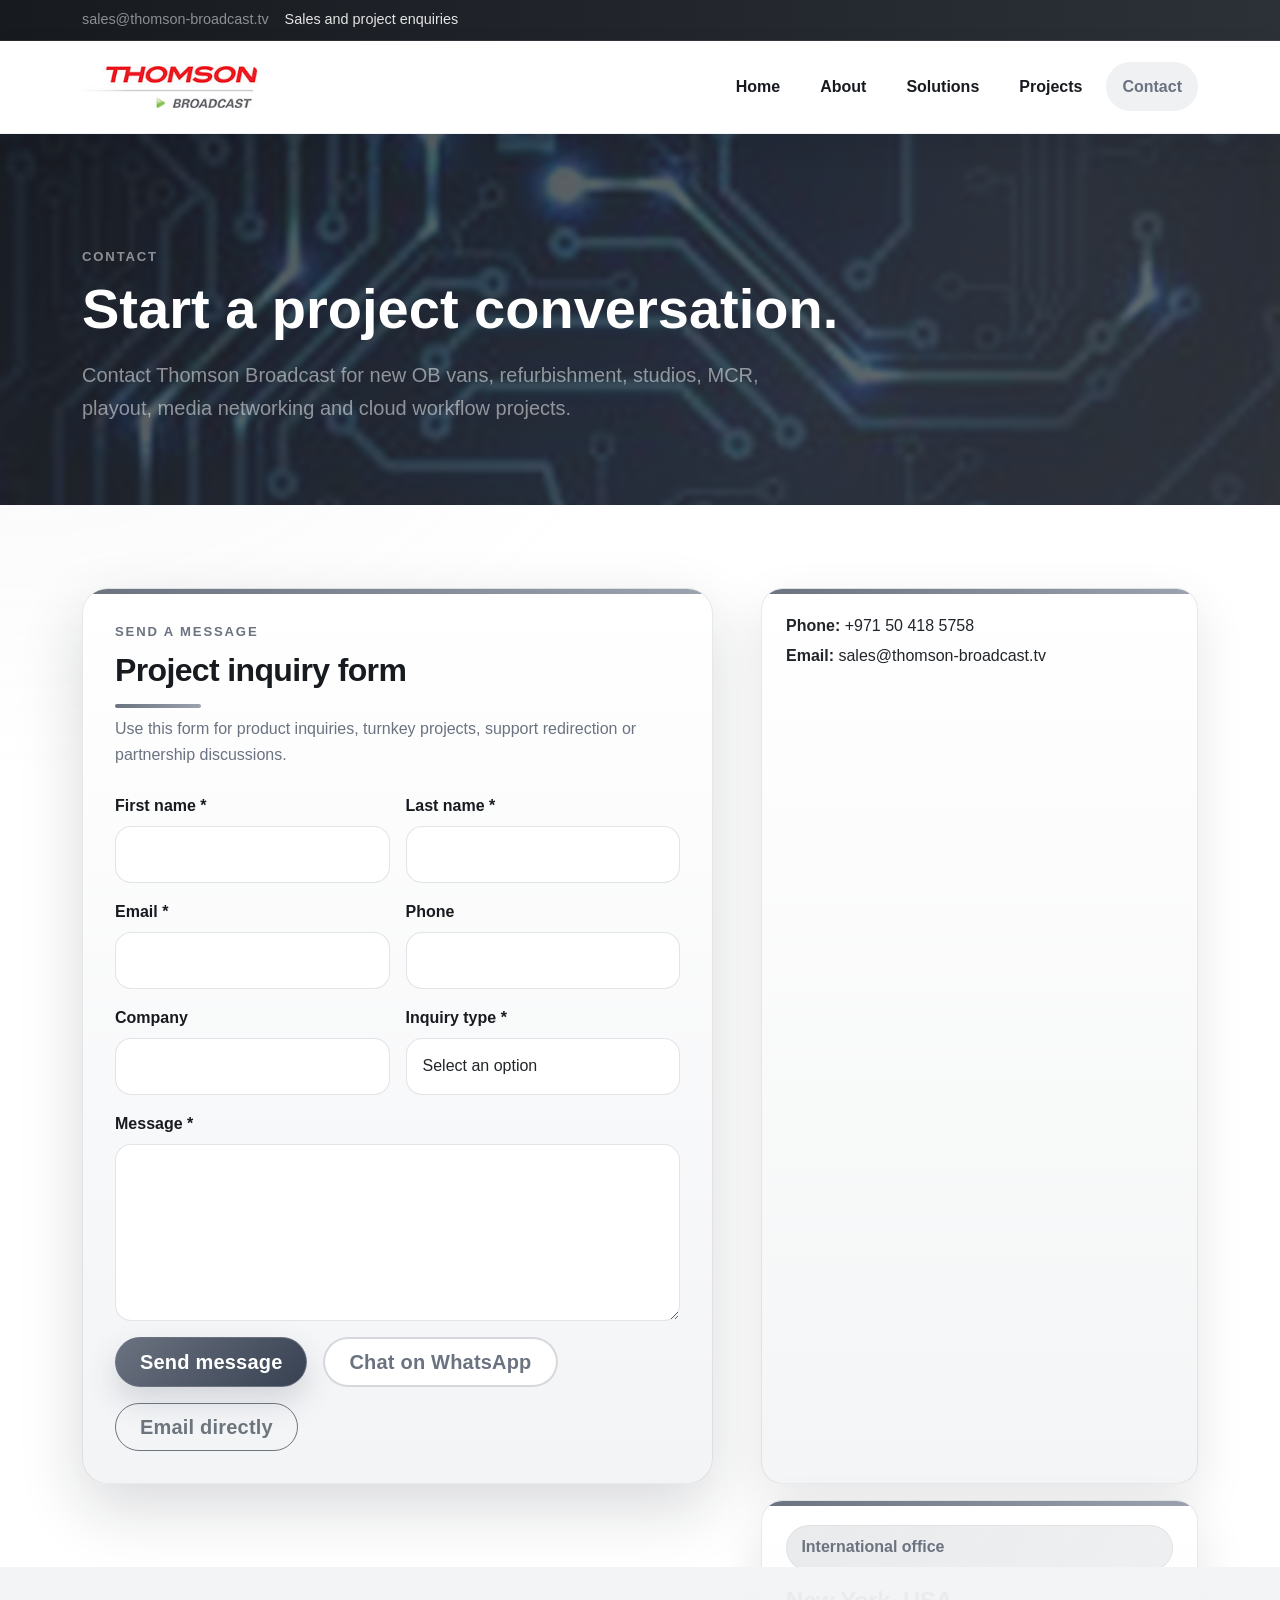
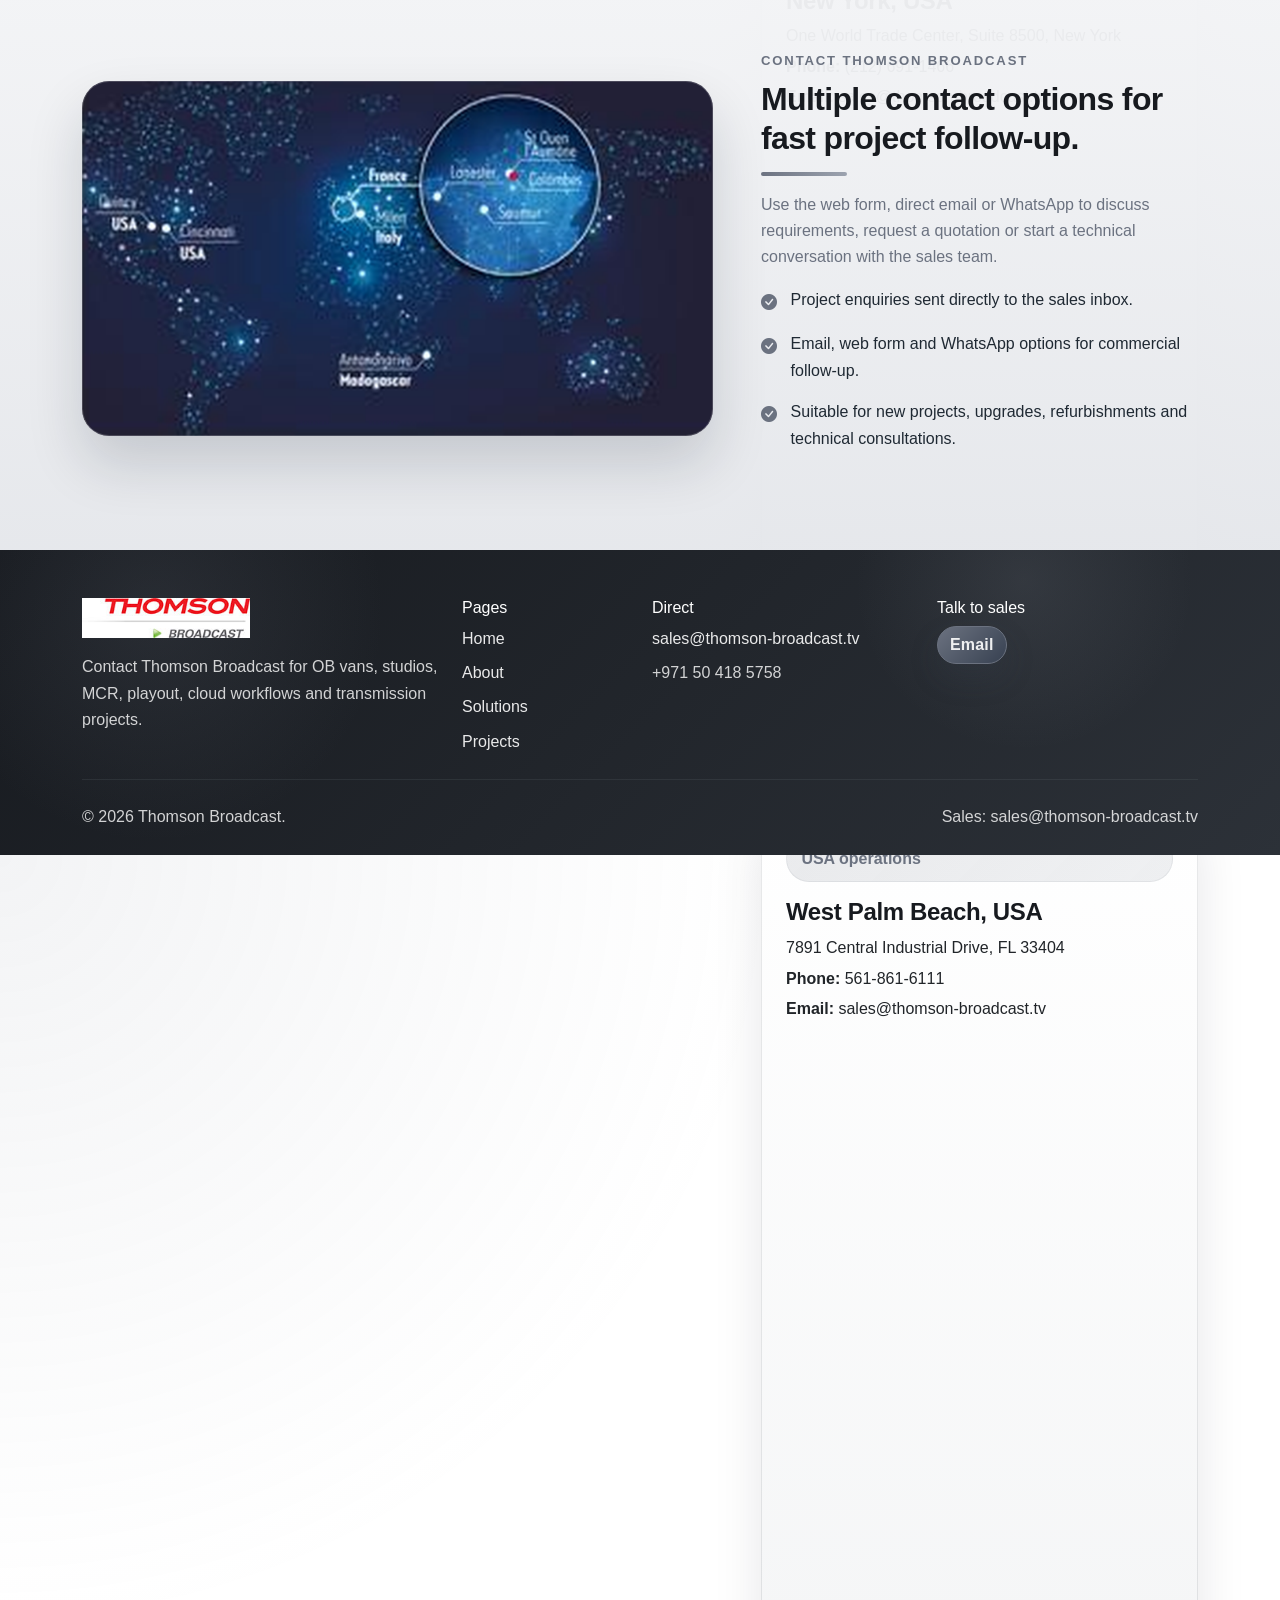
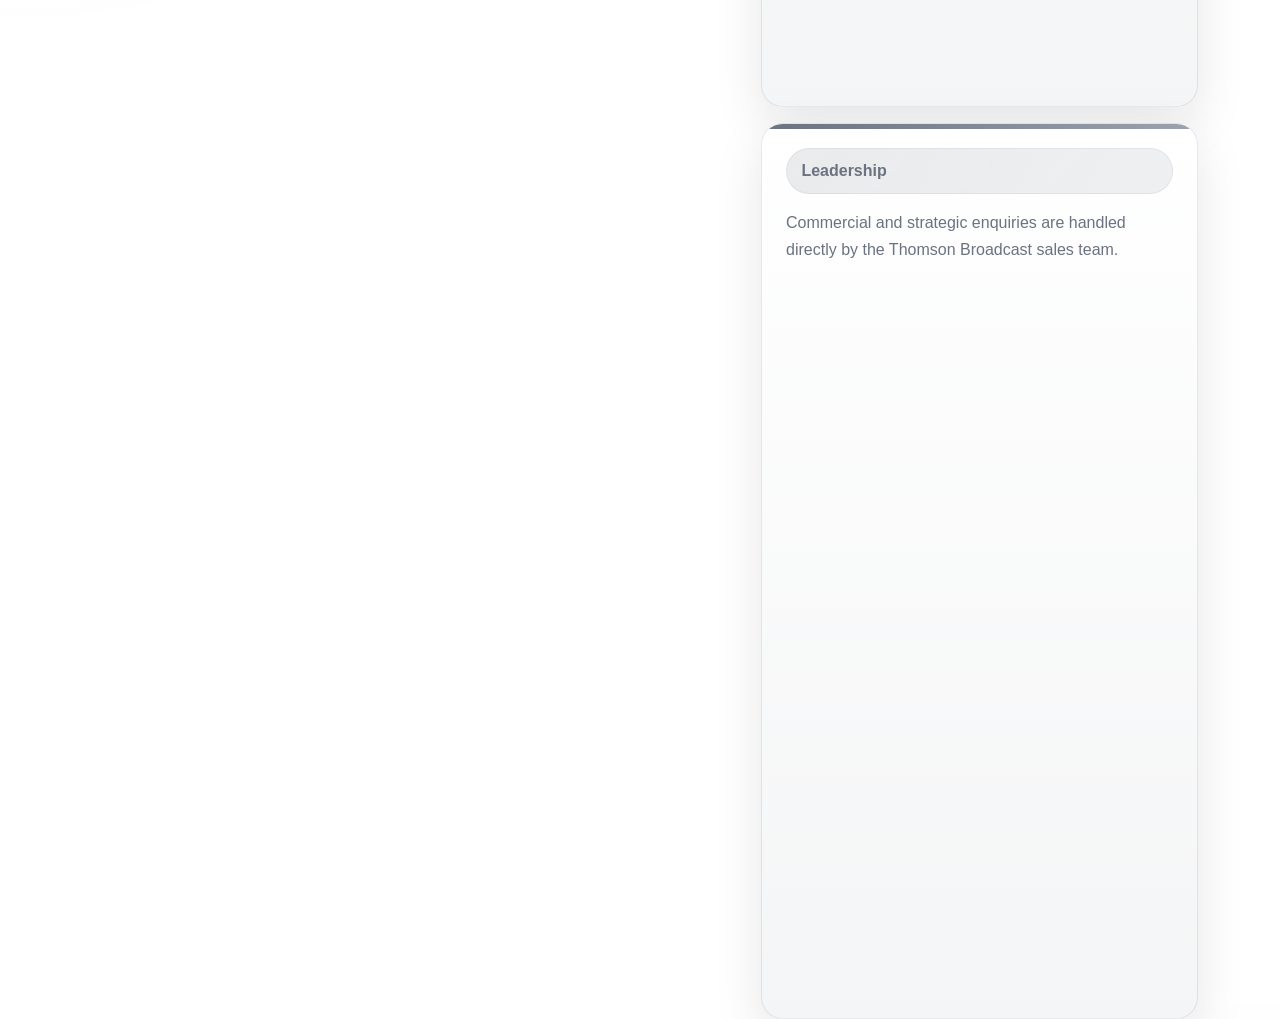
<file: contact.html>
<!doctype html>
<html lang="en">
<head>
  <meta charset="utf-8">
  <meta name="viewport" content="width=device-width, initial-scale=1">
  <title>Contact Thomson Broadcast | Start a Broadcast Project</title>
  <meta name="description" content="Contact Thomson Broadcast for OB vans, refurbishment, studios, MCR, playout, cloud workflow and broadcast integration projects.">
  <meta name="keywords" content="contact Thomson Broadcast, OB van inquiry, broadcast project inquiry, studio integration contact, playout sales, broadcast system integrator contact">
  <meta name="robots" content="index, follow, max-image-preview:large, max-snippet:-1, max-video-preview:-1">
  <link rel="canonical" href="https://thomsonbroadcast.tv/contact.html">
  <meta property="og:type" content="website">
  <meta property="og:site_name" content="Thomson Broadcast">
  <meta property="og:title" content="Contact Thomson Broadcast | Start a Broadcast Project">
  <meta property="og:description" content="Contact Thomson Broadcast for OB vans, refurbishment, studios, MCR, playout, cloud workflow and broadcast integration projects.">
  <meta property="og:url" content="https://thomsonbroadcast.tv/contact.html">
  <meta property="og:image" content="https://thomsonbroadcast.tv/assets/img/hero-globe.png">
  <meta name="twitter:card" content="summary_large_image">
  <meta name="twitter:title" content="Contact Thomson Broadcast | Start a Broadcast Project">
  <meta name="twitter:description" content="Contact Thomson Broadcast for OB vans, refurbishment, studios, MCR, playout, cloud workflow and broadcast integration projects.">
  <meta name="twitter:image" content="https://thomsonbroadcast.tv/assets/img/hero-globe.png">
  <link rel="icon" href="assets/img/logo.jpg">
  <link href="https://cdn.jsdelivr.net/npm/bootstrap@5.3.3/dist/css/bootstrap.min.css" rel="stylesheet">
  <link href="https://cdn.jsdelivr.net/npm/bootstrap-icons@1.11.3/font/bootstrap-icons.min.css" rel="stylesheet">
  <link href="assets/css/style.css" rel="stylesheet">
  <script type="application/ld+json">[{"@context":"https://schema.org","@type":"Organization","name":"Thomson Broadcast","url":"https://thomsonbroadcast.tv","logo":"https://thomsonbroadcast.tv/assets/img/logo.jpg","email":"sales@thomson-broadcast.tv","telephone":"+971504185758","contactPoint":[{"@type":"ContactPoint","telephone":"+971504185758","contactType":"sales","email":"sales@thomson-broadcast.tv","availableLanguage":["English","Arabic","French"]}],"areaServed":["AE","EU","AF","AS","Worldwide"],"knowsAbout":["outside broadcast vans","broadcast studio systems","master control rooms","playout systems","cloud broadcast workflows","broadcast refurbishment","turnkey system integration"]}]</script>
</head>
<body>
  <div class="topbar py-2">
    <div class="container d-flex flex-wrap justify-content-between gap-2">
            <div class="d-flex gap-3">
        <a class="text-decoration-none text-white-50" href="mailto:sales@thomson-broadcast.tv">sales@thomson-broadcast.tv</a>
        <span>Sales and project enquiries</span>
      </div>
    </div>
  </div>

  <nav class="navbar navbar-expand-lg bg-white sticky-top">
    <div class="container py-2">
      <a class="navbar-brand" href="index.html"><img src="assets/img/logo.jpg" alt="Thomson Broadcast logo"></a>
      <button class="navbar-toggler" type="button" data-bs-toggle="collapse" data-bs-target="#mainNav" aria-controls="mainNav" aria-expanded="false" aria-label="Toggle navigation">
        <span class="navbar-toggler-icon"></span>
      </button>
      <div class="collapse navbar-collapse" id="mainNav">
        <ul class="navbar-nav ms-auto align-items-lg-center gap-lg-2">
          <li class="nav-item"><a class="nav-link" data-nav href="index.html">Home</a></li>
          <li class="nav-item"><a class="nav-link" data-nav href="about.html">About</a></li>
          <li class="nav-item"><a class="nav-link" data-nav href="products.html">Solutions</a></li>
          <li class="nav-item"><a class="nav-link" data-nav href="projects.html">Projects</a></li>
          <li class="nav-item"><a class="nav-link" data-nav href="contact.html">Contact</a></li>
</ul>
      </div>
    </div>
  </nav>

  <section class="page-hero">
    <div class="container">
      <div class="small-label text-white-50 mb-2">Contact</div>
      <h1 class="display-4 fw-bold mb-3">Start a project conversation.</h1>
      <p class="lead text-white-50 col-lg-8">Contact Thomson Broadcast for new OB vans, refurbishment, studios, MCR, playout, media networking and cloud workflow projects.</p>
    </div>
  </section>

  <section class="section-padding">
    <div class="container">
      <div class="row g-5">
        <div class="col-lg-7">
          <div class="contact-panel">
            <div class="section-title mb-4">
              <div class="eyebrow">Send a message</div>
              <h2 class="mb-2">Project inquiry form</h2>
              <p>Use this form for product inquiries, turnkey projects, support redirection or partnership discussions.</p>
            </div>
            <div data-contact-status class="mb-3"></div>
            <form action="https://formsubmit.co/sales@thomson-broadcast.tv" method="POST" class="row g-3">
              <input type="hidden" name="_subject" value="Thomson Broadcast website inquiry">
              <input type="hidden" name="_template" value="table">
              <input type="hidden" name="_captcha" value="true">
              <input type="text" name="_honey" class="d-none" tabindex="-1" autocomplete="off">
              <div class="col-md-6">
                <label class="form-label">First name *</label>
                <input type="text" class="form-control" name="First name" required>
              </div>
              <div class="col-md-6">
                <label class="form-label">Last name *</label>
                <input type="text" class="form-control" name="Last name" required>
              </div>
              <div class="col-md-6">
                <label class="form-label">Email *</label>
                <input type="email" class="form-control" name="email" required>
              </div>
              <div class="col-md-6">
                <label class="form-label">Phone</label>
                <input type="text" class="form-control" name="Phone">
              </div>
              <div class="col-md-6">
                <label class="form-label">Company</label>
                <input type="text" class="form-control" name="Company">
              </div>
              <div class="col-md-6">
                <label class="form-label">Inquiry type *</label>
                <select class="form-select" name="Inquiry type" required>
                  <option value="">Select an option</option>
                  <option>New OB van build</option>
                  <option>OB van refurbishment / upgrade</option>
                  <option>Studio / PCR / MCR integration</option>
                  <option>Playout / media management</option>
                  <option>Cloud / hybrid workflow</option>
                  <option>Support / maintenance</option>
                  <option>Partnership / business</option>
                  <option>Other</option>
                </select>
              </div>
              <div class="col-12">
                <label class="form-label">Message *</label>
                <textarea class="form-control" rows="6" name="Message" required></textarea>
              </div>
              <div class="col-12 d-flex flex-wrap gap-3">
                <button class="btn btn-brand btn-lg rounded-pill px-4" type="submit">Send message</button>
                <a class="btn btn-outline-brand btn-lg rounded-pill px-4 whatsapp-link" href="#">Chat on WhatsApp</a>
                <a class="btn btn-outline-secondary btn-lg rounded-pill px-4 contact-email-link" href="mailto:sales@thomson-broadcast.tv">Email directly</a>
              </div>
            </form>
          </div>
        </div>
        <div class="col-lg-5">
          <div class="card office-card p-4 mb-3">
                        <p class="mb-1"><strong>Phone:</strong> +971 50 418 5758</p>
            <p class="mb-1"><strong>Email:</strong> sales@thomson-broadcast.tv</p>
            
          </div>
          <div class="card office-card p-4 mb-3">
            <span class="badge-soft mb-3 d-inline-flex">International office</span>
            <h4>New York, USA</h4>
            <p class="mb-1">One World Trade Center, Suite 8500, New York</p>
            <p class="mb-1"><strong>Phone:</strong> (212) 691-1466</p>
            <p class="mb-0"><strong>Email:</strong> sales@thomson-broadcast.tv</p>
          </div>
          <div class="card office-card p-4 mb-3">
            <span class="badge-soft mb-3 d-inline-flex">USA operations</span>
            <h4>West Palm Beach, USA</h4>
            <p class="mb-1">7891 Central Industrial Drive, FL 33404</p>
            <p class="mb-1"><strong>Phone:</strong> 561-861-6111</p>
            <p class="mb-0"><strong>Email:</strong> sales@thomson-broadcast.tv</p>
          </div>
          <div class="card office-card p-4">
            <span class="badge-soft mb-3 d-inline-flex">Leadership</span>
            <p class="mb-0 text-muted-2">Commercial and strategic enquiries are handled directly by the Thomson Broadcast sales team.</p>
          </div>
        </div>
      </div>
    </div>
  </section>

  <section class="section-padding bg-soft">
    <div class="container">
      <div class="row align-items-center g-5">
        <div class="col-lg-7">
          <div class="media-frame"><img class="office-map" src="assets/img/offices-map.png" alt="Office map"></div>
        </div>
        <div class="col-lg-5">
          <div class="section-title mb-3">
            <div class="eyebrow">Contact Thomson Broadcast</div>
            <h2 class="mb-3">Multiple contact options for fast project follow-up.</h2>
            <p>Use the web form, direct email or WhatsApp to discuss requirements, request a quotation or start a technical conversation with the sales team.</p>
          </div>
          <ul class="kpi-list">
            <li><i class="bi bi-check-circle-fill"></i><span>Project enquiries sent directly to the sales inbox.</span></li>
            <li><i class="bi bi-check-circle-fill"></i><span>Email, web form and WhatsApp options for commercial follow-up.</span></li>
            <li><i class="bi bi-check-circle-fill"></i><span>Suitable for new projects, upgrades, refurbishments and technical consultations.</span></li>
            
          </ul>
        </div>
      </div>
    </div>
  </section>

  <footer class="footer pt-5 pb-4">
    <div class="container">
      <div class="row g-4">
        <div class="col-lg-4">
          <img src="assets/img/logo.jpg" alt="Thomson Broadcast logo" style="height:40px" class="mb-3">
          <p>Contact Thomson Broadcast for OB vans, studios, MCR, playout, cloud workflows and transmission projects.</p>
        </div>
        <div class="col-6 col-lg-2">
          <h6 class="text-white">Pages</h6>
          <div class="d-grid gap-2">
            <a href="index.html">Home</a>
            <a href="about.html">About</a>
            <a href="products.html">Solutions</a>
            <a href="projects.html">Projects</a>
          </div>
        </div>
        <div class="col-6 col-lg-3">
          <h6 class="text-white">Direct</h6>
          <div class="d-grid gap-2">
            <a href="mailto:sales@thomson-broadcast.tv">sales@thomson-broadcast.tv</a>
            <span>+971 50 418 5758</span>
            
          </div>
        </div>
        <div class="col-lg-3">
          <h6 class="text-white">Talk to sales</h6>
          <div class="d-flex flex-wrap gap-2">
            <a class="btn btn-brand rounded-pill contact-email-link" href="mailto:sales@thomson-broadcast.tv">Email</a>
            
          </div>
        </div>
      </div>
      <hr class="border-secondary my-4">
      <div class="d-flex flex-column flex-md-row justify-content-between gap-2">
        <div>© <span data-current-year></span> Thomson Broadcast.</div>
        <div>Sales: sales@thomson-broadcast.tv</div>
      </div>
    </div>
  </footer>
<script src="https://cdn.jsdelivr.net/npm/bootstrap@5.3.3/dist/js/bootstrap.bundle.min.js"></script>
  <script src="assets/js/site-config.js"></script>
  <script src="assets/js/main.js"></script>
</body>
</html>
</file>
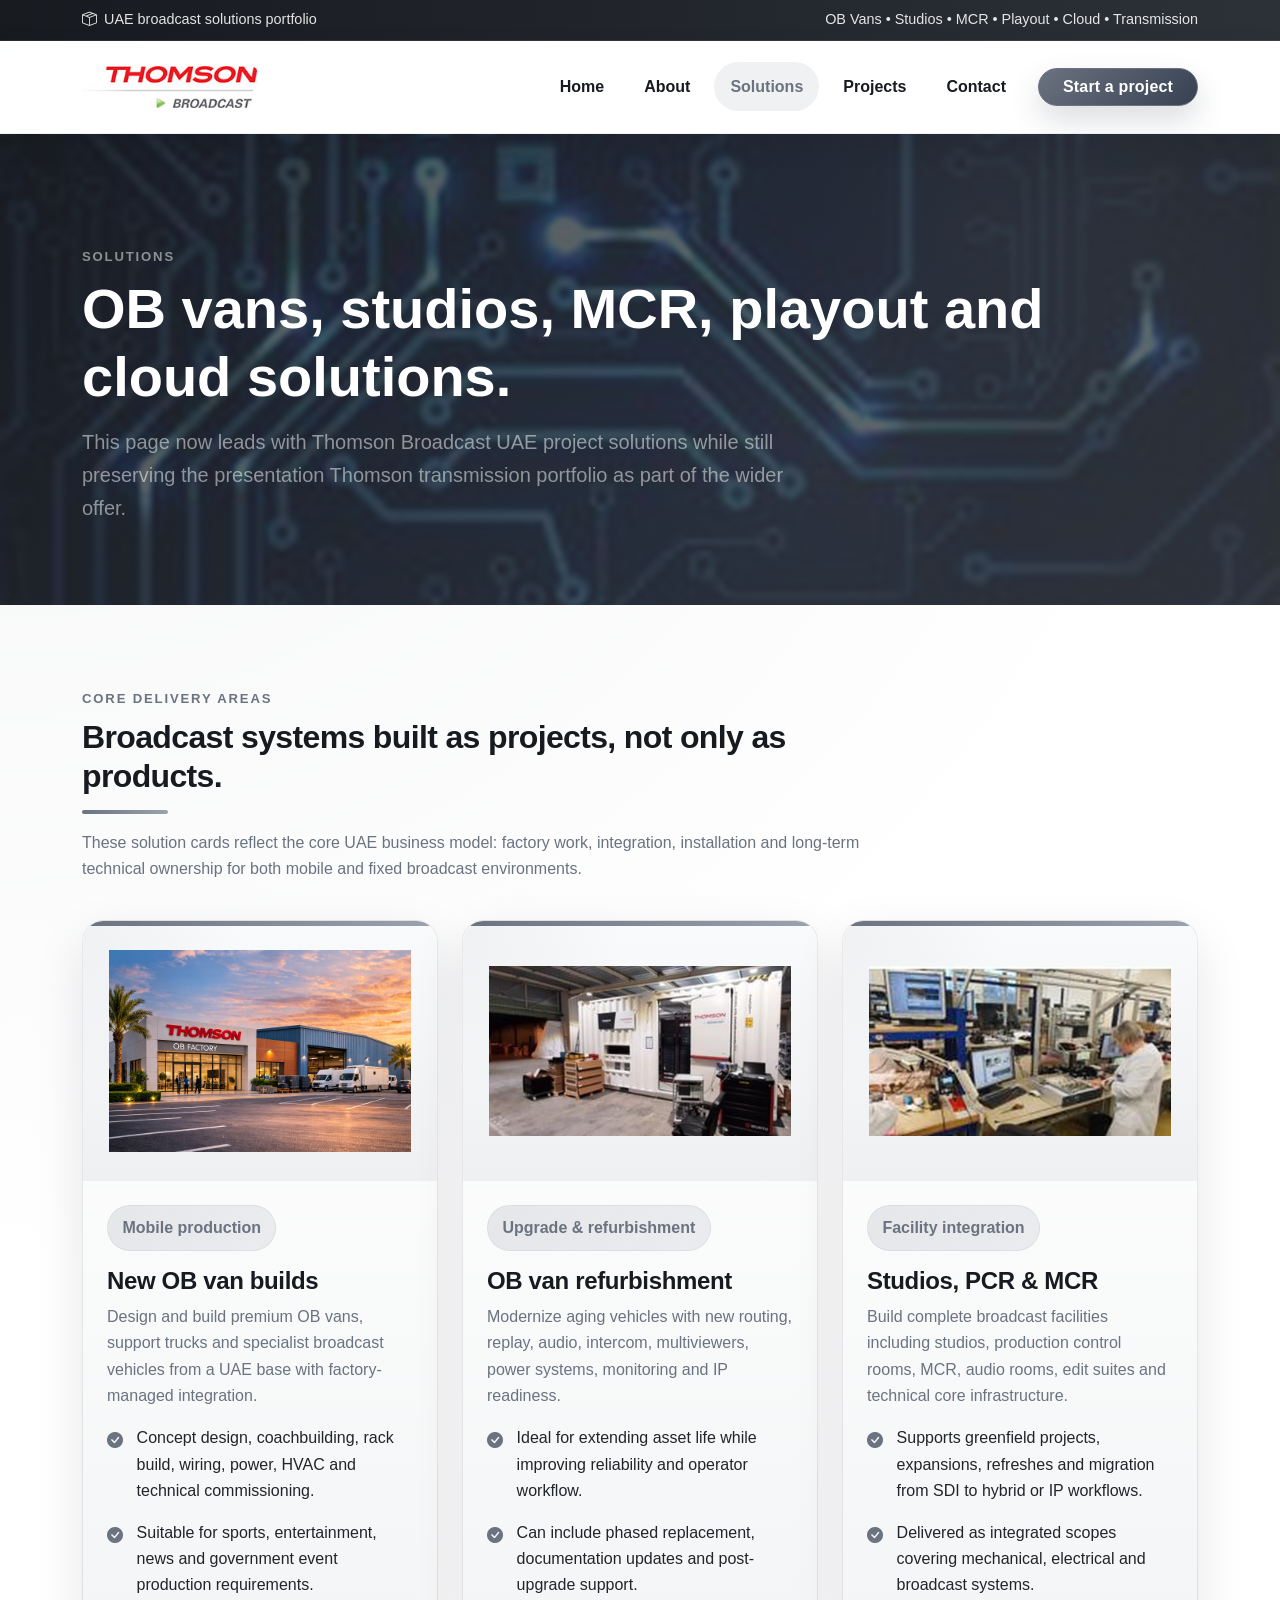
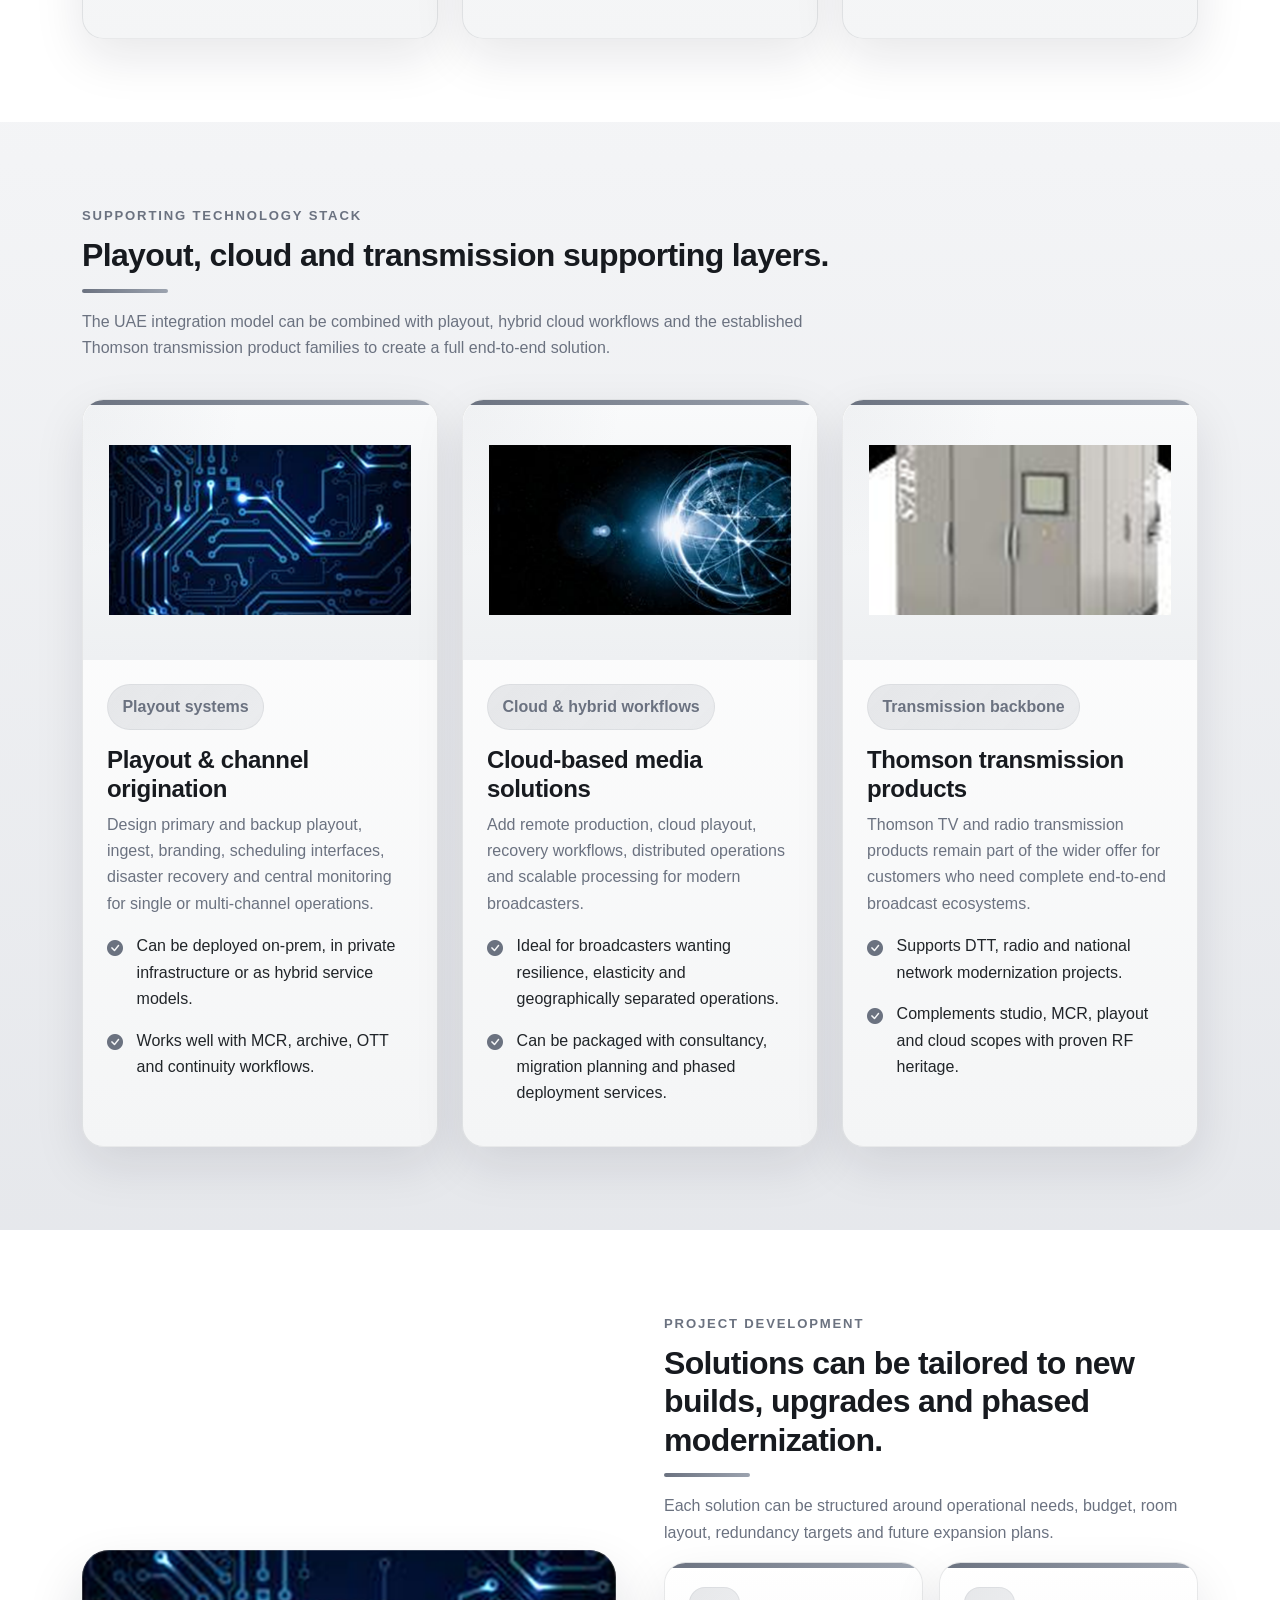
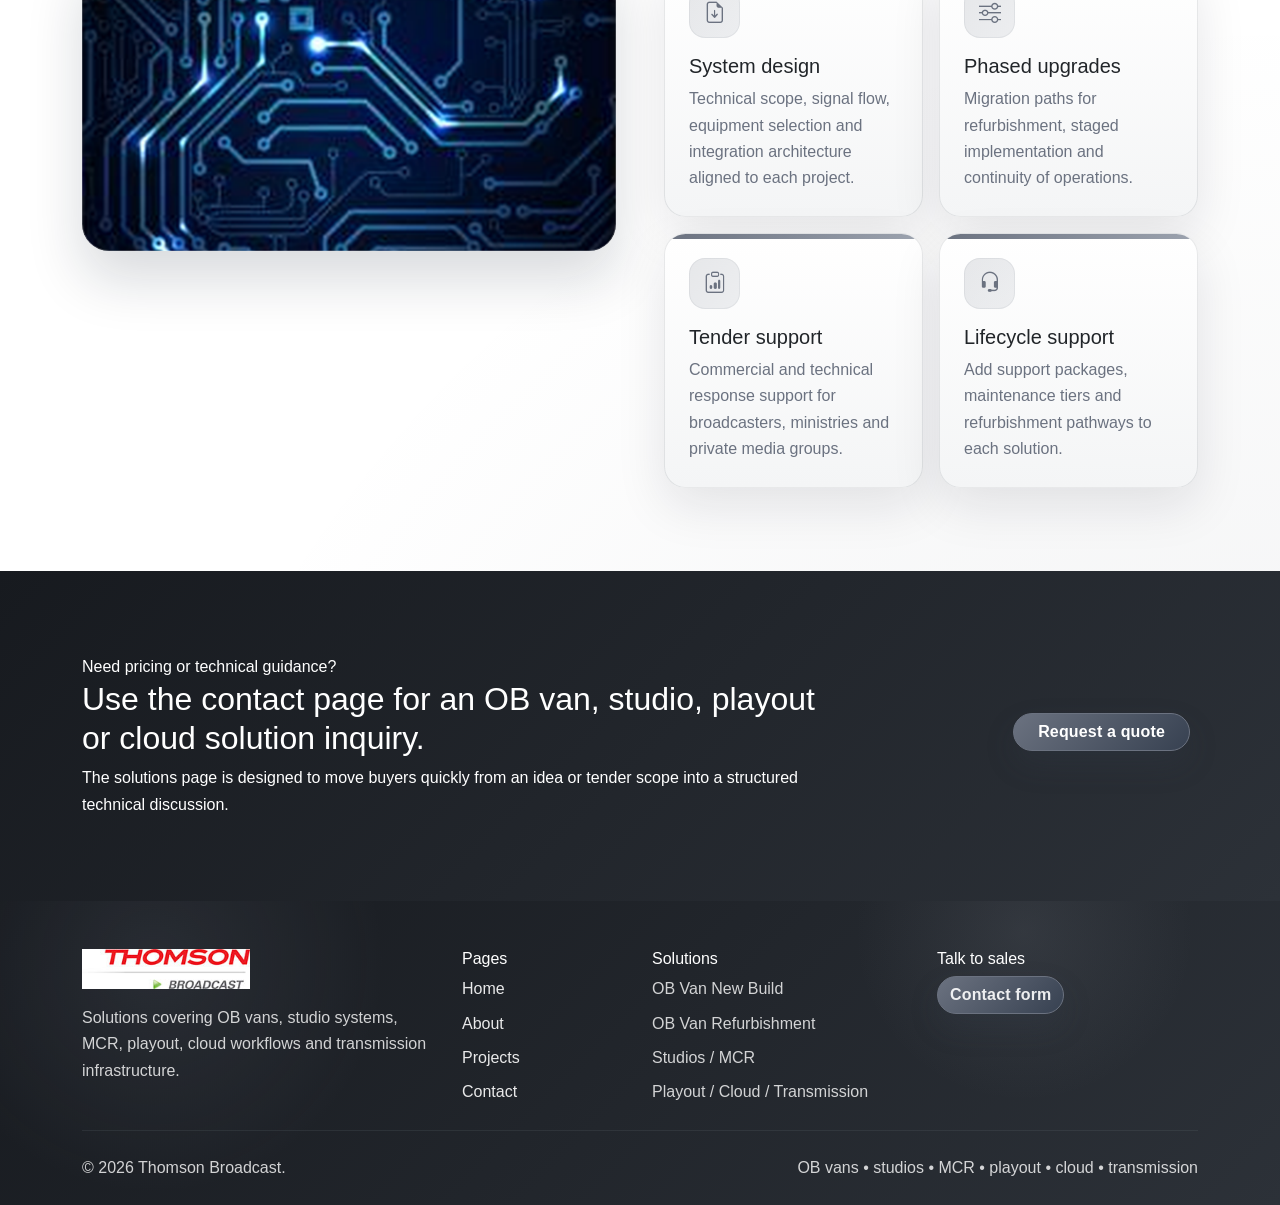
<file: products.html>
<!doctype html>
<html lang="en">
<head>
  <meta charset="utf-8">
  <meta name="viewport" content="width=device-width, initial-scale=1">
  <title>Solutions | OB Vans, Studios, MCR, Playout & Cloud</title>
  <meta name="description" content="Thomson Broadcast solutions include OB van new builds and refurbishment, studios, MCR, playout, cloud systems and transmission integration.">
  <meta name="keywords" content="broadcast solutions, OB van new build, OB van upgrade, studio integration, MCR systems, playout automation, cloud broadcast workflows, transmission systems">
  <meta name="robots" content="index, follow, max-image-preview:large, max-snippet:-1, max-video-preview:-1">
  <link rel="canonical" href="https://thomsonbroadcast.tv/products.html">
  <meta property="og:type" content="website">
  <meta property="og:site_name" content="Thomson Broadcast">
  <meta property="og:title" content="Solutions | OB Vans, Studios, MCR, Playout & Cloud">
  <meta property="og:description" content="Thomson Broadcast solutions include OB van new builds and refurbishment, studios, MCR, playout, cloud systems and transmission integration.">
  <meta property="og:url" content="https://thomsonbroadcast.tv/products.html">
  <meta property="og:image" content="https://thomsonbroadcast.tv/assets/img/hero-globe.png">
  <meta name="twitter:card" content="summary_large_image">
  <meta name="twitter:title" content="Solutions | OB Vans, Studios, MCR, Playout & Cloud">
  <meta name="twitter:description" content="Thomson Broadcast solutions include OB van new builds and refurbishment, studios, MCR, playout, cloud systems and transmission integration.">
  <meta name="twitter:image" content="https://thomsonbroadcast.tv/assets/img/hero-globe.png">
  <link rel="icon" href="assets/img/logo.jpg">
  <link href="https://cdn.jsdelivr.net/npm/bootstrap@5.3.3/dist/css/bootstrap.min.css" rel="stylesheet">
  <link href="https://cdn.jsdelivr.net/npm/bootstrap-icons@1.11.3/font/bootstrap-icons.min.css" rel="stylesheet">
  <link href="assets/css/style.css" rel="stylesheet">
  <script type="application/ld+json">[{"@context":"https://schema.org","@type":"Organization","name":"Thomson Broadcast","url":"https://thomsonbroadcast.tv","logo":"https://thomsonbroadcast.tv/assets/img/logo.jpg","email":"sales@thomson-broadcast.tv","telephone":"+971504185758","contactPoint":[{"@type":"ContactPoint","telephone":"+971504185758","contactType":"sales","email":"sales@thomson-broadcast.tv","availableLanguage":["English","Arabic","French"]}],"areaServed":["AE","EU","AF","AS","Worldwide"],"knowsAbout":["outside broadcast vans","broadcast studio systems","master control rooms","playout systems","cloud broadcast workflows","broadcast refurbishment","turnkey system integration"]}]</script>
</head>
<body>
  <div class="topbar py-2">
    <div class="container d-flex flex-wrap justify-content-between gap-2">
      <div><i class="bi bi-box-seam me-2"></i>UAE broadcast solutions portfolio</div>
      <div class="d-flex gap-3">
        <span>OB Vans • Studios • MCR • Playout • Cloud • Transmission</span>
      </div>
    </div>
  </div>

  <nav class="navbar navbar-expand-lg bg-white sticky-top">
    <div class="container py-2">
      <a class="navbar-brand" href="index.html"><img src="assets/img/logo.jpg" alt="Thomson Broadcast logo"></a>
      <button class="navbar-toggler" type="button" data-bs-toggle="collapse" data-bs-target="#mainNav" aria-controls="mainNav" aria-expanded="false" aria-label="Toggle navigation">
        <span class="navbar-toggler-icon"></span>
      </button>
      <div class="collapse navbar-collapse" id="mainNav">
        <ul class="navbar-nav ms-auto align-items-lg-center gap-lg-2">
          <li class="nav-item"><a class="nav-link" data-nav href="index.html">Home</a></li>
          <li class="nav-item"><a class="nav-link" data-nav href="about.html">About</a></li>
          <li class="nav-item"><a class="nav-link" data-nav href="products.html">Solutions</a></li>
          <li class="nav-item"><a class="nav-link" data-nav href="projects.html">Projects</a></li>
          <li class="nav-item"><a class="nav-link" data-nav href="contact.html">Contact</a></li>
          <li class="nav-item ms-lg-2"><a class="btn btn-brand rounded-pill px-4" href="contact.html">Start a project</a></li>
        </ul>
      </div>
    </div>
  </nav>

  <section class="page-hero">
    <div class="container">
      <div class="small-label text-white-50 mb-2">Solutions</div>
      <h1 class="display-4 fw-bold mb-3">OB vans, studios, MCR, playout and cloud solutions.</h1>
      <p class="lead text-white-50 col-lg-8">This page now leads with Thomson Broadcast UAE project solutions while still preserving the presentation Thomson transmission portfolio as part of the wider offer.</p>
    </div>
  </section>

  <section class="section-padding">
    <div class="container">
      <div class="section-title">
        <div class="eyebrow">Core delivery areas</div>
        <h2 class="mb-3">Broadcast systems built as projects, not only as products.</h2>
        <p>These solution cards reflect the core UAE business model: factory work, integration, installation and long-term technical ownership for both mobile and fixed broadcast environments.</p>
      </div>
      <div class="row g-4">
        <div class="col-md-6 col-xl-4">
          <div class="card product-card overflow-hidden h-100">
            <img src="assets/img/facility-exterior.png" alt="Thomson OB factory exterior">
            <div class="card-body p-4">
              <span class="badge-soft mb-3 d-inline-flex">Mobile production</span>
              <h4>New OB van builds</h4>
              <p class="text-muted-2">Design and build premium OB vans, support trucks and specialist broadcast vehicles from a UAE base with factory-managed integration.</p>
              <ul class="kpi-list mt-3">
                <li><i class="bi bi-check-circle-fill"></i><span>Concept design, coachbuilding, rack build, wiring, power, HVAC and technical commissioning.</span></li>
                <li><i class="bi bi-check-circle-fill"></i><span>Suitable for sports, entertainment, news and government event production requirements.</span></li>
              </ul>
            </div>
          </div>
        </div>
        <div class="col-md-6 col-xl-4">
          <div class="card product-card overflow-hidden h-100">
            <img src="assets/img/factory-container.png" alt="OB van refurbishment">
            <div class="card-body p-4">
              <span class="badge-soft mb-3 d-inline-flex">Upgrade &amp; refurbishment</span>
              <h4>OB van refurbishment</h4>
              <p class="text-muted-2">Modernize aging vehicles with new routing, replay, audio, intercom, multiviewers, power systems, monitoring and IP readiness.</p>
              <ul class="kpi-list mt-3">
                <li><i class="bi bi-check-circle-fill"></i><span>Ideal for extending asset life while improving reliability and operator workflow.</span></li>
                <li><i class="bi bi-check-circle-fill"></i><span>Can include phased replacement, documentation updates and post-upgrade support.</span></li>
              </ul>
            </div>
          </div>
        </div>
        <div class="col-md-6 col-xl-4">
          <div class="card product-card overflow-hidden h-100">
            <img src="assets/img/factory-lab.png" alt="Studio and control room integration">
            <div class="card-body p-4">
              <span class="badge-soft mb-3 d-inline-flex">Facility integration</span>
              <h4>Studios, PCR &amp; MCR</h4>
              <p class="text-muted-2">Build complete broadcast facilities including studios, production control rooms, MCR, audio rooms, edit suites and technical core infrastructure.</p>
              <ul class="kpi-list mt-3">
                <li><i class="bi bi-check-circle-fill"></i><span>Supports greenfield projects, expansions, refreshes and migration from SDI to hybrid or IP workflows.</span></li>
                <li><i class="bi bi-check-circle-fill"></i><span>Delivered as integrated scopes covering mechanical, electrical and broadcast systems.</span></li>
              </ul>
            </div>
          </div>
        </div>
      </div>
    </div>
  </section>

  <section class="section-padding bg-soft">
    <div class="container">
      <div class="section-title">
        <div class="eyebrow">Supporting technology stack</div>
        <h2 class="mb-3">Playout, cloud and transmission supporting layers.</h2>
        <p>The UAE integration model can be combined with playout, hybrid cloud workflows and the established Thomson transmission product families to create a full end-to-end solution.</p>
      </div>
      <div class="row g-4 justify-content-center">
        <div class="col-md-6 col-xl-4">
          <div class="card product-card overflow-hidden h-100">
            <img src="assets/img/circuit-bg.png" alt="Playout and control systems">
            <div class="card-body p-4">
              <span class="badge-soft mb-3 d-inline-flex">Playout systems</span>
              <h4>Playout &amp; channel origination</h4>
              <p class="text-muted-2">Design primary and backup playout, ingest, branding, scheduling interfaces, disaster recovery and central monitoring for single or multi-channel operations.</p>
              <ul class="kpi-list mt-3">
                <li><i class="bi bi-check-circle-fill"></i><span>Can be deployed on-prem, in private infrastructure or as hybrid service models.</span></li>
                <li><i class="bi bi-check-circle-fill"></i><span>Works well with MCR, archive, OTT and continuity workflows.</span></li>
              </ul>
            </div>
          </div>
        </div>
        <div class="col-md-6 col-xl-4">
          <div class="card product-card overflow-hidden h-100">
            <img src="assets/img/hero-globe.png" alt="Cloud-based broadcast workflows">
            <div class="card-body p-4">
              <span class="badge-soft mb-3 d-inline-flex">Cloud &amp; hybrid workflows</span>
              <h4>Cloud-based media solutions</h4>
              <p class="text-muted-2">Add remote production, cloud playout, recovery workflows, distributed operations and scalable processing for modern broadcasters.</p>
              <ul class="kpi-list mt-3">
                <li><i class="bi bi-check-circle-fill"></i><span>Ideal for broadcasters wanting resilience, elasticity and geographically separated operations.</span></li>
                <li><i class="bi bi-check-circle-fill"></i><span>Can be packaged with consultancy, migration planning and phased deployment services.</span></li>
              </ul>
            </div>
          </div>
        </div>
        <div class="col-md-6 col-xl-4">
          <div class="card product-card overflow-hidden h-100">
            <img src="assets/img/dreamline.png" alt="Transmission systems">
            <div class="card-body p-4">
              <span class="badge-soft mb-3 d-inline-flex">Transmission backbone</span>
              <h4>Thomson transmission products</h4>
              <p class="text-muted-2">Thomson TV and radio transmission products remain part of the wider offer for customers who need complete end-to-end broadcast ecosystems.</p>
              <ul class="kpi-list mt-3">
                <li><i class="bi bi-check-circle-fill"></i><span>Supports DTT, radio and national network modernization projects.</span></li>
                <li><i class="bi bi-check-circle-fill"></i><span>Complements studio, MCR, playout and cloud scopes with proven RF heritage.</span></li>
              </ul>
            </div>
          </div>
        </div>
      </div>
    </div>
  </section>

  <section class="section-padding">
    <div class="container">
      <div class="row align-items-center g-5">
        <div class="col-lg-6">
          <div class="media-frame"><img class="media-cover" src="assets/img/circuit-bg.png" alt="Broadcast electronics background"></div>
        </div>
        <div class="col-lg-6">
          <div class="section-title mb-3">
            <div class="eyebrow">Project development</div>
            <h2 class="mb-3">Solutions can be tailored to new builds, upgrades and phased modernization.</h2>
            <p>Each solution can be structured around operational needs, budget, room layout, redundancy targets and future expansion plans.</p>
          </div>
          <div class="row g-3">
            <div class="col-sm-6">
              <div class="card feature-card p-4 h-100">
                <span class="icon-badge"><i class="bi bi-file-earmark-arrow-down"></i></span>
                <h5>System design</h5>
                <p class="mb-0 text-muted-2">Technical scope, signal flow, equipment selection and integration architecture aligned to each project.</p>
              </div>
            </div>
            <div class="col-sm-6">
              <div class="card feature-card p-4 h-100">
                <span class="icon-badge"><i class="bi bi-sliders"></i></span>
                <h5>Phased upgrades</h5>
                <p class="mb-0 text-muted-2">Migration paths for refurbishment, staged implementation and continuity of operations.</p>
              </div>
            </div>
            <div class="col-sm-6">
              <div class="card feature-card p-4 h-100">
                <span class="icon-badge"><i class="bi bi-clipboard-data"></i></span>
                <h5>Tender support</h5>
                <p class="mb-0 text-muted-2">Commercial and technical response support for broadcasters, ministries and private media groups.</p>
              </div>
            </div>
            <div class="col-sm-6">
              <div class="card feature-card p-4 h-100">
                <span class="icon-badge"><i class="bi bi-headset"></i></span>
                <h5>Lifecycle support</h5>
                <p class="mb-0 text-muted-2">Add support packages, maintenance tiers and refurbishment pathways to each solution.</p>
              </div>
            </div>
          </div>
        </div>
      </div>
    </div>
  </section>

  <section class="section-padding bg-navy">
    <div class="container">
      <div class="row align-items-center g-4">
        <div class="col-lg-8">
          <div class="eyebrow">Need pricing or technical guidance?</div>
          <h2 class="mb-2">Use the contact page for an OB van, studio, playout or cloud solution inquiry.</h2>
          <p class="mb-0 text-white-50">The solutions page is designed to move buyers quickly from an idea or tender scope into a structured technical discussion.</p>
        </div>
        <div class="col-lg-4 text-lg-end">
          <a class="btn btn-brand rounded-pill px-4 me-2 mb-2" href="contact.html">Request a quote</a>
          
        </div>
      </div>
    </div>
  </section>

  <footer class="footer pt-5 pb-4">
    <div class="container">
      <div class="row g-4">
        <div class="col-lg-4">
          <img src="assets/img/logo.jpg" alt="Thomson Broadcast logo" style="height:40px" class="mb-3">
          <p>Solutions covering OB vans, studio systems, MCR, playout, cloud workflows and transmission infrastructure.</p>
        </div>
        <div class="col-6 col-lg-2">
          <h6 class="text-white">Pages</h6>
          <div class="d-grid gap-2">
            <a href="index.html">Home</a>
            <a href="about.html">About</a>
            <a href="projects.html">Projects</a>
            <a href="contact.html">Contact</a>
          </div>
        </div>
        <div class="col-6 col-lg-3">
          <h6 class="text-white">Solutions</h6>
          <div class="d-grid gap-2">
            <span>OB Van New Build</span>
            <span>OB Van Refurbishment</span>
            <span>Studios / MCR</span>
            <span>Playout / Cloud / Transmission</span>
          </div>
        </div>
        <div class="col-lg-3">
          <h6 class="text-white">Talk to sales</h6>
          <div class="d-flex flex-wrap gap-2">
            <a class="btn btn-brand rounded-pill" href="contact.html">Contact form</a>
            
          </div>
        </div>
      </div>
      <hr class="border-secondary my-4">
      <div class="d-flex flex-column flex-md-row justify-content-between gap-2">
        <div>© <span data-current-year></span> Thomson Broadcast.</div>
        <div>OB vans • studios • MCR • playout • cloud • transmission</div>
      </div>
    </div>
  </footer>
<script src="https://cdn.jsdelivr.net/npm/bootstrap@5.3.3/dist/js/bootstrap.bundle.min.js"></script>
  <script src="assets/js/site-config.js"></script>
  <script src="assets/js/main.js"></script>
</body>
</html>
</file>
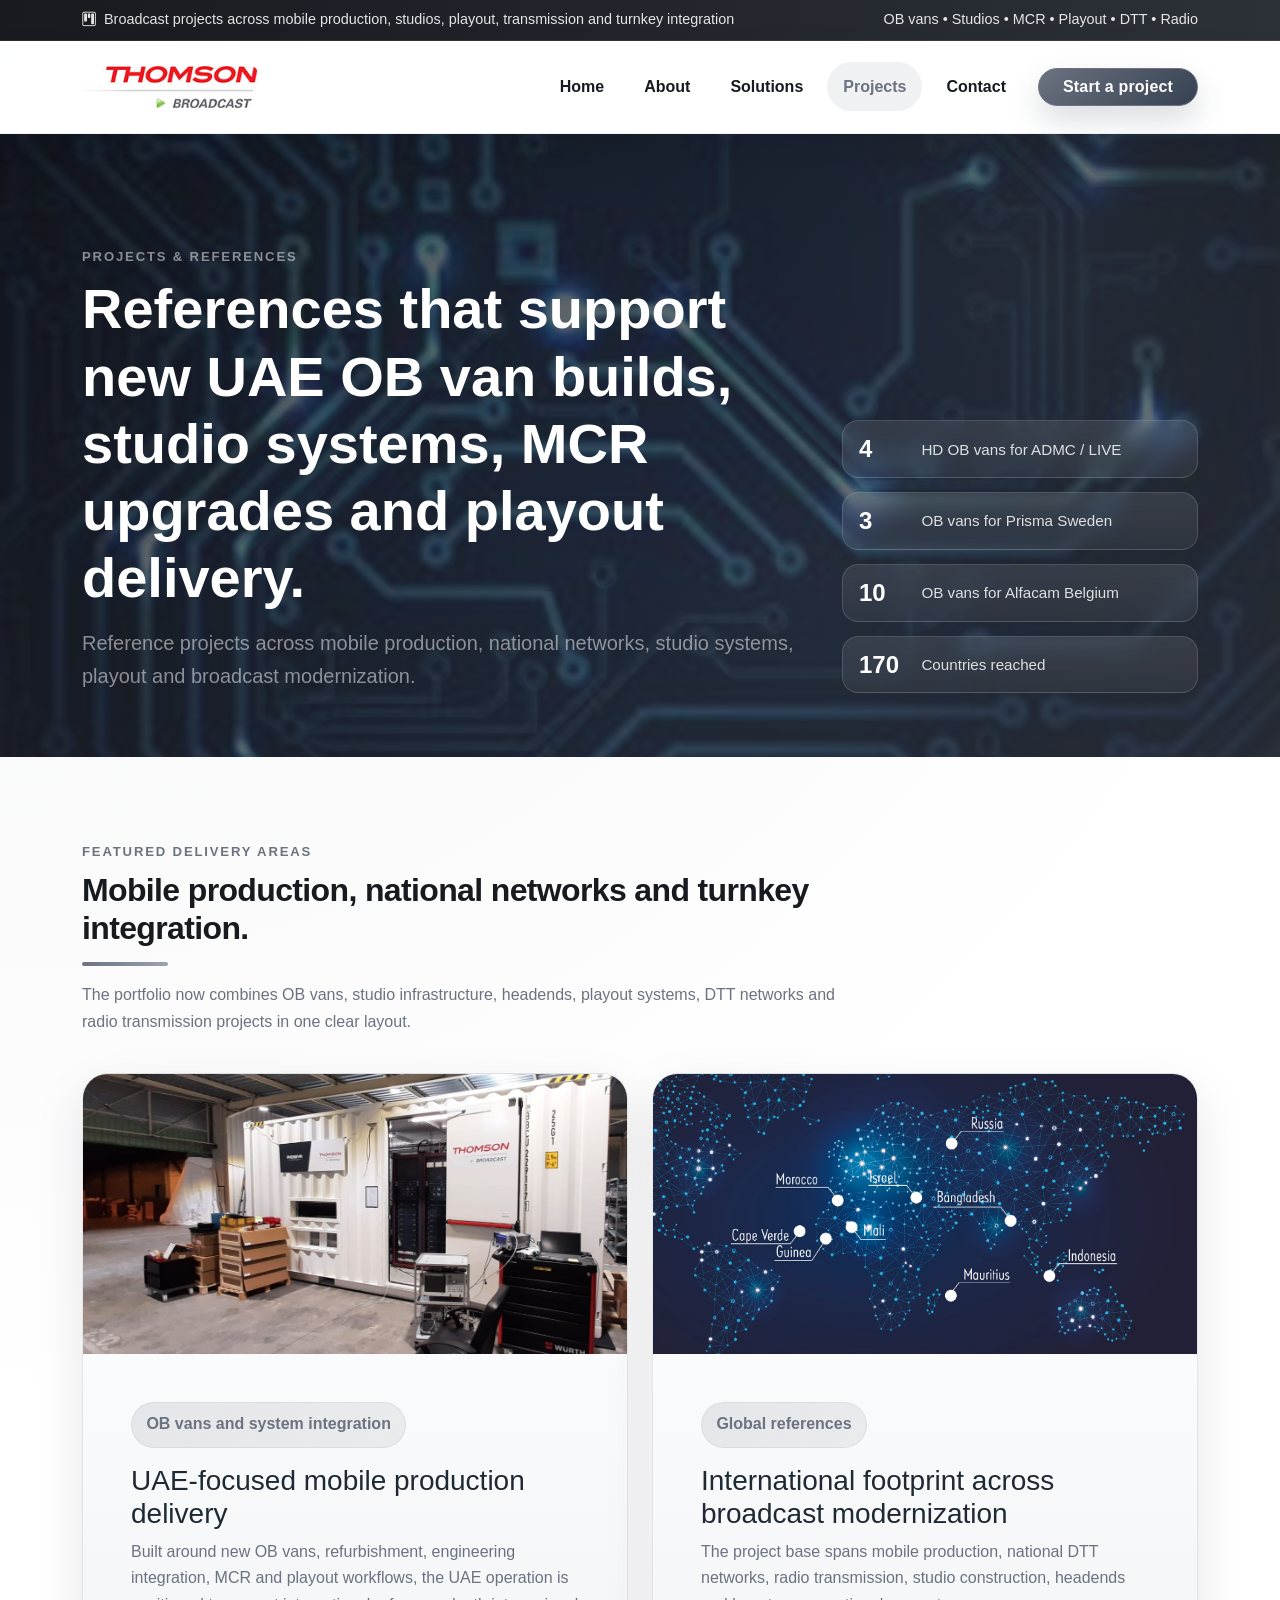
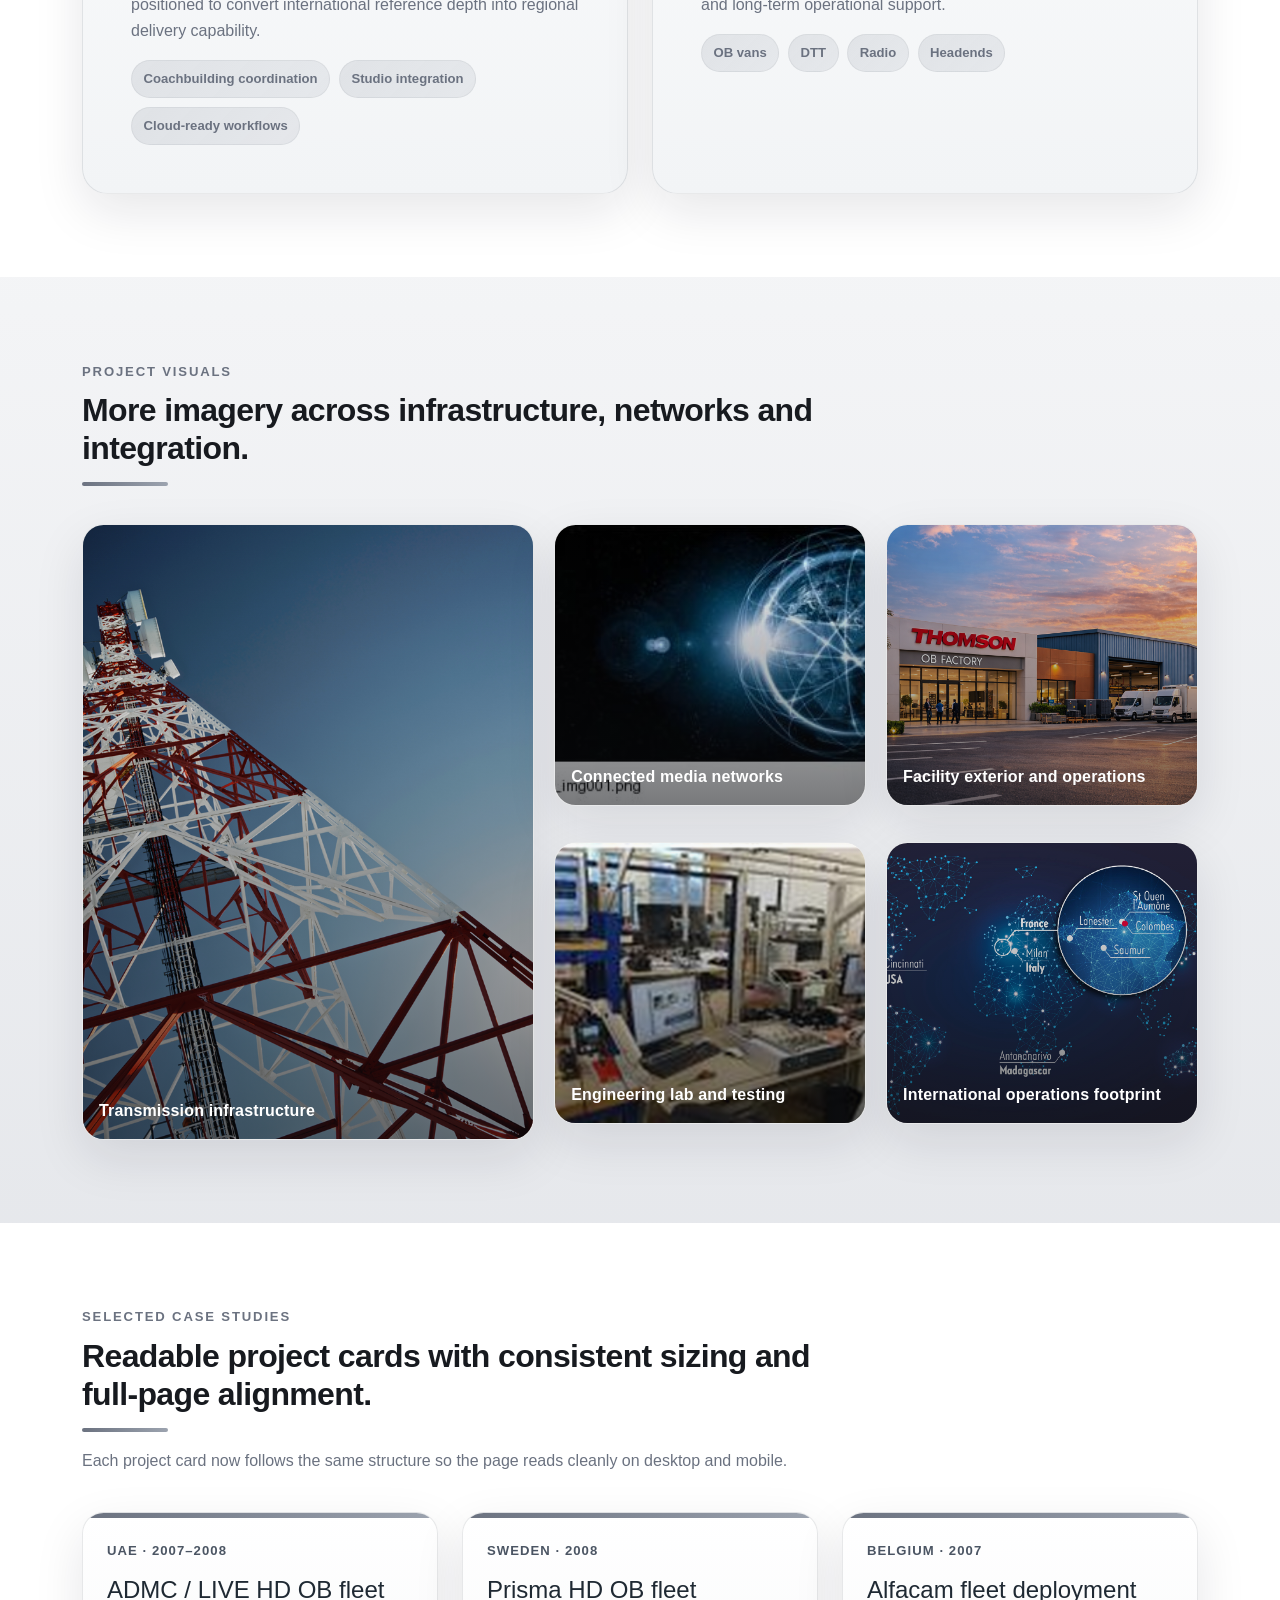
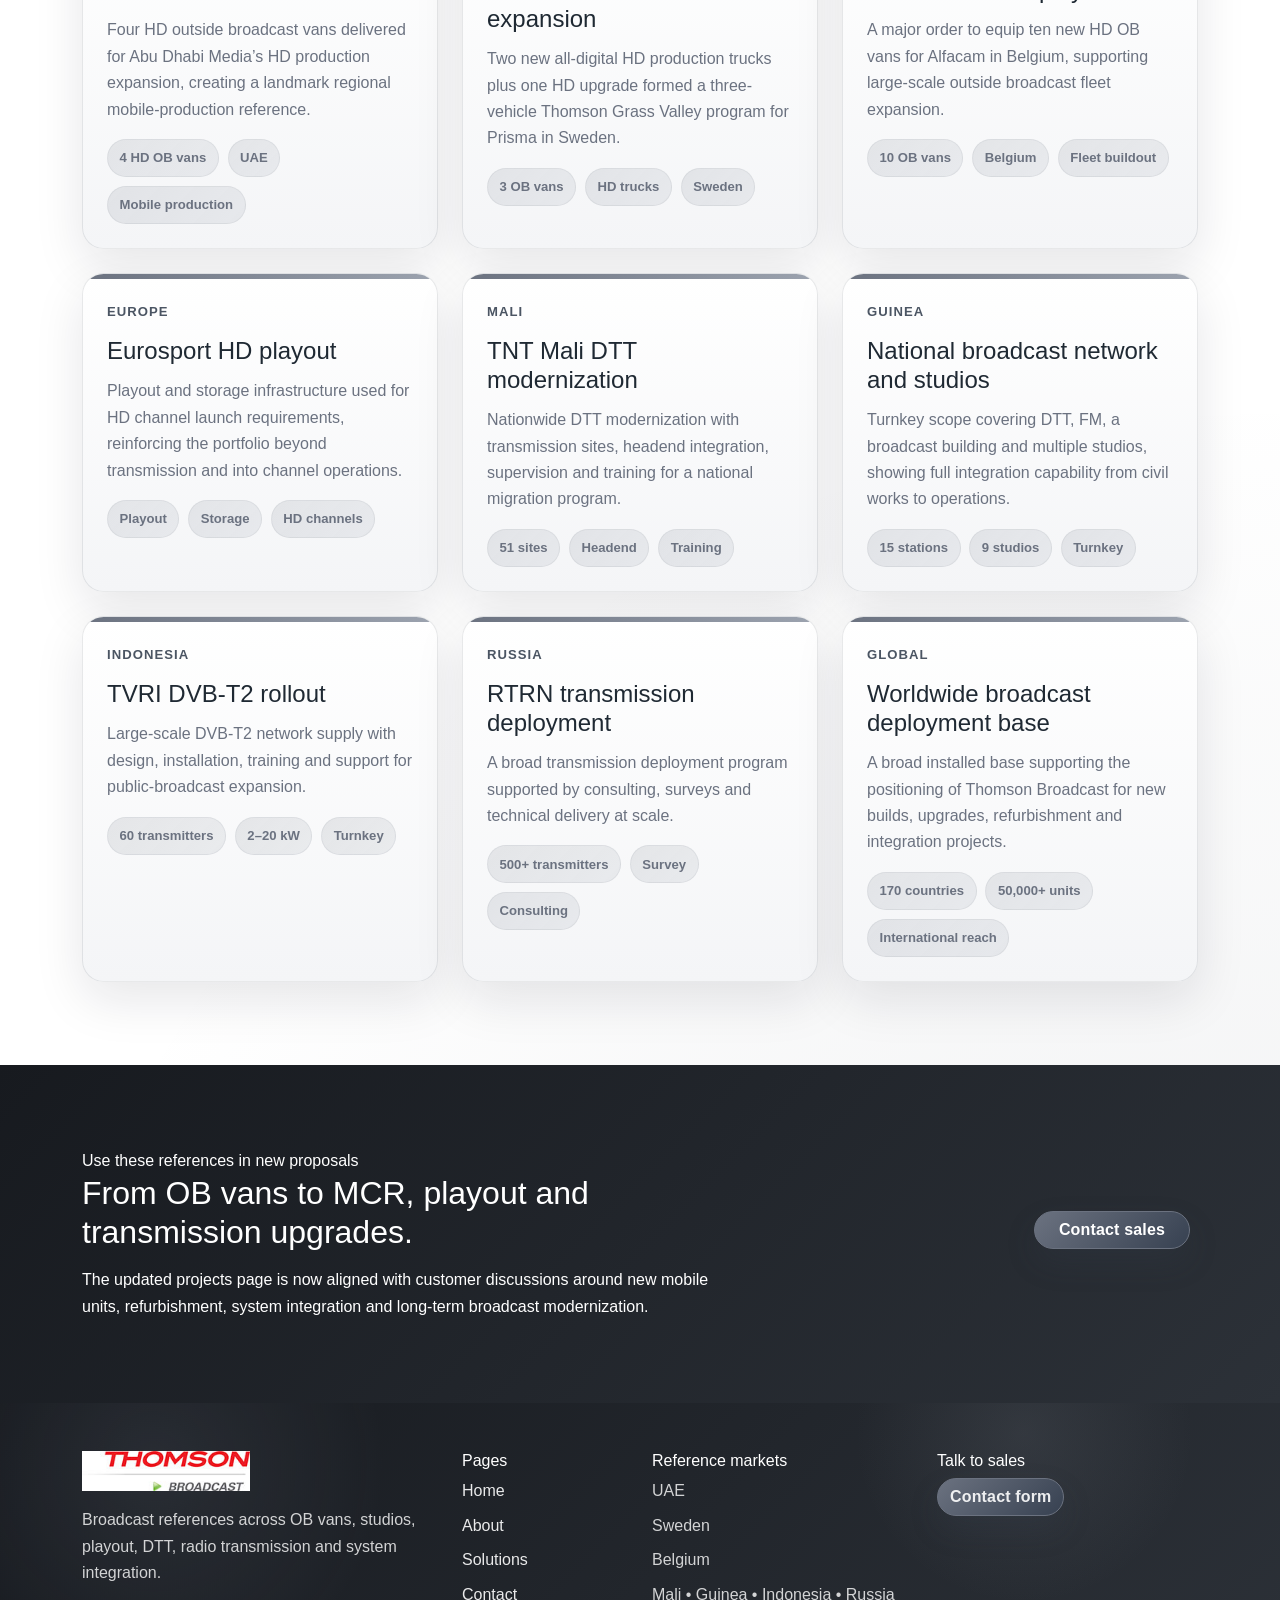
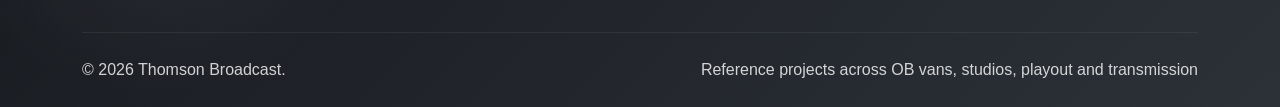
<file: projects.html>
<!doctype html>
<html lang="en">
<head>
  <meta charset="utf-8">
  <meta name="viewport" content="width=device-width, initial-scale=1">
  <title>Projects | OB Vans, Studios, Playout & Turnkey Broadcast Integration</title>
  <meta name="description" content="Explore Thomson Broadcast project references across OB vans, studios, playout, DTT, radio and turnkey broadcast integration.">
  <meta name="keywords" content="broadcast projects, OB van projects, Prisma Sweden, Alfacam Belgium, ADMC LIVE HD OB vans, playout projects, studio projects, turnkey broadcast integration">
  <meta name="robots" content="index, follow, max-image-preview:large, max-snippet:-1, max-video-preview:-1">
  <link rel="canonical" href="https://thomsonbroadcast.tv/projects.html">
  <meta property="og:type" content="website">
  <meta property="og:site_name" content="Thomson Broadcast">
  <meta property="og:title" content="Projects | OB Vans, Studios, Playout & Turnkey Broadcast Integration">
  <meta property="og:description" content="Explore Thomson Broadcast project references across OB vans, studios, playout, DTT, radio and turnkey broadcast integration.">
  <meta property="og:url" content="https://thomsonbroadcast.tv/projects.html">
  <meta property="og:image" content="https://thomsonbroadcast.tv/assets/img/hero-globe.png">
  <meta name="twitter:card" content="summary_large_image">
  <meta name="twitter:title" content="Projects | OB Vans, Studios, Playout & Turnkey Broadcast Integration">
  <meta name="twitter:description" content="Explore Thomson Broadcast project references across OB vans, studios, playout, DTT, radio and turnkey broadcast integration.">
  <meta name="twitter:image" content="https://thomsonbroadcast.tv/assets/img/hero-globe.png">
  <link rel="icon" href="assets/img/logo.jpg">
  <link href="https://cdn.jsdelivr.net/npm/bootstrap@5.3.3/dist/css/bootstrap.min.css" rel="stylesheet">
  <link href="https://cdn.jsdelivr.net/npm/bootstrap-icons@1.11.3/font/bootstrap-icons.min.css" rel="stylesheet">
  <link href="assets/css/style.css" rel="stylesheet">
  <script type="application/ld+json">[{"@context":"https://schema.org","@type":"Organization","name":"Thomson Broadcast","url":"https://thomsonbroadcast.tv","logo":"https://thomsonbroadcast.tv/assets/img/logo.jpg","email":"sales@thomson-broadcast.tv","telephone":"+971504185758","contactPoint":[{"@type":"ContactPoint","telephone":"+971504185758","contactType":"sales","email":"sales@thomson-broadcast.tv","availableLanguage":["English","Arabic","French"]}],"areaServed":["AE","EU","AF","AS","Worldwide"],"knowsAbout":["outside broadcast vans","broadcast studio systems","master control rooms","playout systems","cloud broadcast workflows","broadcast refurbishment","turnkey system integration"]}]</script>
</head>
<body>
  <div class="topbar py-2">
    <div class="container d-flex flex-wrap justify-content-between gap-2">
      <div><i class="bi bi-kanban me-2"></i>Broadcast projects across mobile production, studios, playout, transmission and turnkey integration</div>
      <div class="d-flex gap-3">
        <span>OB vans • Studios • MCR • Playout • DTT • Radio</span>
      </div>
    </div>
  </div>

  <nav class="navbar navbar-expand-lg bg-white sticky-top">
    <div class="container py-2">
      <a class="navbar-brand" href="index.html"><img src="assets/img/logo.jpg" alt="Thomson Broadcast logo"></a>
      <button class="navbar-toggler" type="button" data-bs-toggle="collapse" data-bs-target="#mainNav" aria-controls="mainNav" aria-expanded="false" aria-label="Toggle navigation">
        <span class="navbar-toggler-icon"></span>
      </button>
      <div class="collapse navbar-collapse" id="mainNav">
        <ul class="navbar-nav ms-auto align-items-lg-center gap-lg-2">
          <li class="nav-item"><a class="nav-link" data-nav href="index.html">Home</a></li>
          <li class="nav-item"><a class="nav-link" data-nav href="about.html">About</a></li>
          <li class="nav-item"><a class="nav-link" data-nav href="products.html">Solutions</a></li>
          <li class="nav-item"><a class="nav-link" data-nav href="projects.html">Projects</a></li>
          <li class="nav-item"><a class="nav-link" data-nav href="contact.html">Contact</a></li>
          <li class="nav-item ms-lg-2"><a class="btn btn-brand rounded-pill px-4" href="contact.html">Start a project</a></li>
        </ul>
      </div>
    </div>
  </nav>

  <section class="page-hero project-page-hero">
    <div class="container">
      <div class="small-label text-white-50 mb-2">Projects & references</div>
      <div class="row align-items-end g-4">
        <div class="col-lg-8">
          <h1 class="display-4 fw-bold mb-3">References that support new UAE OB van builds, studio systems, MCR upgrades and playout delivery.</h1>
          <p class="lead text-white-50 mb-0">Reference projects across mobile production, national networks, studio systems, playout and broadcast modernization.</p>
        </div>
        <div class="col-lg-4">
          <div class="hero-mini-panel">
            <div class="metric-pill"><strong>4</strong><span>HD OB vans for ADMC / LIVE</span></div>
            <div class="metric-pill"><strong>3</strong><span>OB vans for Prisma Sweden</span></div>
            <div class="metric-pill"><strong>10</strong><span>OB vans for Alfacam Belgium</span></div>
            <div class="metric-pill"><strong>170</strong><span>Countries reached</span></div>
          </div>
        </div>
      </div>
    </div>
  </section>

  <section class="section-padding">
    <div class="container">
      <div class="section-title">
        <div class="eyebrow">Featured delivery areas</div>
        <h2 class="mb-3">Mobile production, national networks and turnkey integration.</h2>
        <p>The portfolio now combines OB vans, studio infrastructure, headends, playout systems, DTT networks and radio transmission projects in one clear layout.</p>
      </div>
      <div class="row g-4">
        <div class="col-lg-6">
          <article class="project-lead-card h-100">
            <img class="project-photo" src="assets/img/projects-container.png" alt="Thomson Broadcast integration and equipment assembly">
            <div class="p-4 p-lg-5">
              <span class="badge-soft mb-3 d-inline-flex">OB vans and system integration</span>
              <h3>UAE-focused mobile production delivery</h3>
              <p class="text-muted-2">Built around new OB vans, refurbishment, engineering integration, MCR and playout workflows, the UAE operation is positioned to convert international reference depth into regional delivery capability.</p>
              <div class="project-tags">
                <span class="badge-soft">Coachbuilding coordination</span>
                <span class="badge-soft">Studio integration</span>
                <span class="badge-soft">Cloud-ready workflows</span>
              </div>
            </div>
          </article>
        </div>
        <div class="col-lg-6">
          <article class="project-lead-card h-100">
            <img class="project-photo" src="assets/img/projects-world-map.png" alt="Global Thomson Broadcast reference map">
            <div class="p-4 p-lg-5">
              <span class="badge-soft mb-3 d-inline-flex">Global references</span>
              <h3>International footprint across broadcast modernization</h3>
              <p class="text-muted-2">The project base spans mobile production, national DTT networks, radio transmission, studio construction, headends and long-term operational support.</p>
              <div class="project-tags">
                <span class="badge-soft">OB vans</span>
                <span class="badge-soft">DTT</span>
                <span class="badge-soft">Radio</span>
                <span class="badge-soft">Headends</span>
              </div>
            </div>
          </article>
        </div>
      </div>
    </div>
  </section>

  <section class="section-padding bg-soft">
    <div class="container">
      <div class="section-title">
        <div class="eyebrow">Project visuals</div>
        <h2 class="mb-3">More imagery across infrastructure, networks and integration.</h2>
      </div>
      <div class="project-photo-grid">
        <figure class="project-photo-tile project-photo-tile-lg">
          <img src="assets/img/projects-tower.png" alt="Transmission infrastructure tower">
          <figcaption>Transmission infrastructure</figcaption>
        </figure>
        <figure class="project-photo-tile">
          <img src="assets/img/projects-network.jpg" alt="Connected broadcast network concept">
          <figcaption>Connected media networks</figcaption>
        </figure>
        <figure class="project-photo-tile">
          <img src="assets/img/facility-exterior.png" alt="Thomson facility exterior">
          <figcaption>Facility exterior and operations</figcaption>
        </figure>
        <figure class="project-photo-tile">
          <img src="assets/img/factory-lab.png" alt="Engineering lab and workshop">
          <figcaption>Engineering lab and testing</figcaption>
        </figure>
        <figure class="project-photo-tile">
          <img src="assets/img/projects-hq-map.png" alt="International operations map">
          <figcaption>International operations footprint</figcaption>
        </figure>
      </div>
    </div>
  </section>

  <section class="section-padding">
    <div class="container">
      <div class="section-title">
        <div class="eyebrow">Selected case studies</div>
        <h2 class="mb-3">Readable project cards with consistent sizing and full-page alignment.</h2>
        <p>Each project card now follows the same structure so the page reads cleanly on desktop and mobile.</p>
      </div>
      <div class="row g-4 project-card-grid">
        <div class="col-md-6 col-xl-4">
          <article class="case-study-card h-100">
            <span class="project-year">UAE · 2007–2008</span>
            <h4>ADMC / LIVE HD OB fleet</h4>
            <p class="text-muted-2">Four HD outside broadcast vans delivered for Abu Dhabi Media’s HD production expansion, creating a landmark regional mobile-production reference.</p>
            <div class="project-tags">
              <span class="badge-soft">4 HD OB vans</span>
              <span class="badge-soft">UAE</span>
              <span class="badge-soft">Mobile production</span>
            </div>
          </article>
        </div>
        <div class="col-md-6 col-xl-4">
          <article class="case-study-card h-100">
            <span class="project-year">Sweden · 2008</span>
            <h4>Prisma HD OB fleet expansion</h4>
            <p class="text-muted-2">Two new all-digital HD production trucks plus one HD upgrade formed a three-vehicle Thomson Grass Valley program for Prisma in Sweden.</p>
            <div class="project-tags">
              <span class="badge-soft">3 OB vans</span>
              <span class="badge-soft">HD trucks</span>
              <span class="badge-soft">Sweden</span>
            </div>
          </article>
        </div>
        <div class="col-md-6 col-xl-4">
          <article class="case-study-card h-100">
            <span class="project-year">Belgium · 2007</span>
            <h4>Alfacam fleet deployment</h4>
            <p class="text-muted-2">A major order to equip ten new HD OB vans for Alfacam in Belgium, supporting large-scale outside broadcast fleet expansion.</p>
            <div class="project-tags">
              <span class="badge-soft">10 OB vans</span>
              <span class="badge-soft">Belgium</span>
              <span class="badge-soft">Fleet buildout</span>
            </div>
          </article>
        </div>
        <div class="col-md-6 col-xl-4">
          <article class="case-study-card h-100">
            <span class="project-year">Europe</span>
            <h4>Eurosport HD playout</h4>
            <p class="text-muted-2">Playout and storage infrastructure used for HD channel launch requirements, reinforcing the portfolio beyond transmission and into channel operations.</p>
            <div class="project-tags">
              <span class="badge-soft">Playout</span>
              <span class="badge-soft">Storage</span>
              <span class="badge-soft">HD channels</span>
            </div>
          </article>
        </div>
        <div class="col-md-6 col-xl-4">
          <article class="case-study-card h-100">
            <span class="project-year">Mali</span>
            <h4>TNT Mali DTT modernization</h4>
            <p class="text-muted-2">Nationwide DTT modernization with transmission sites, headend integration, supervision and training for a national migration program.</p>
            <div class="project-tags">
              <span class="badge-soft">51 sites</span>
              <span class="badge-soft">Headend</span>
              <span class="badge-soft">Training</span>
            </div>
          </article>
        </div>
        <div class="col-md-6 col-xl-4">
          <article class="case-study-card h-100">
            <span class="project-year">Guinea</span>
            <h4>National broadcast network and studios</h4>
            <p class="text-muted-2">Turnkey scope covering DTT, FM, a broadcast building and multiple studios, showing full integration capability from civil works to operations.</p>
            <div class="project-tags">
              <span class="badge-soft">15 stations</span>
              <span class="badge-soft">9 studios</span>
              <span class="badge-soft">Turnkey</span>
            </div>
          </article>
        </div>
        <div class="col-md-6 col-xl-4">
          <article class="case-study-card h-100">
            <span class="project-year">Indonesia</span>
            <h4>TVRI DVB-T2 rollout</h4>
            <p class="text-muted-2">Large-scale DVB-T2 network supply with design, installation, training and support for public-broadcast expansion.</p>
            <div class="project-tags">
              <span class="badge-soft">60 transmitters</span>
              <span class="badge-soft">2–20 kW</span>
              <span class="badge-soft">Turnkey</span>
            </div>
          </article>
        </div>
        <div class="col-md-6 col-xl-4">
          <article class="case-study-card h-100">
            <span class="project-year">Russia</span>
            <h4>RTRN transmission deployment</h4>
            <p class="text-muted-2">A broad transmission deployment program supported by consulting, surveys and technical delivery at scale.</p>
            <div class="project-tags">
              <span class="badge-soft">500+ transmitters</span>
              <span class="badge-soft">Survey</span>
              <span class="badge-soft">Consulting</span>
            </div>
          </article>
        </div>
        <div class="col-md-6 col-xl-4">
          <article class="case-study-card h-100">
            <span class="project-year">Global</span>
            <h4>Worldwide broadcast deployment base</h4>
            <p class="text-muted-2">A broad installed base supporting the positioning of Thomson Broadcast for new builds, upgrades, refurbishment and integration projects.</p>
            <div class="project-tags">
              <span class="badge-soft">170 countries</span>
              <span class="badge-soft">50,000+ units</span>
              <span class="badge-soft">International reach</span>
            </div>
          </article>
        </div>
      </div>
    </div>
  </section>

  <section class="section-padding bg-navy">
    <div class="container">
      <div class="row align-items-center g-4">
        <div class="col-lg-7">
          <div class="eyebrow">Use these references in new proposals</div>
          <h2 class="mb-3">From OB vans to MCR, playout and transmission upgrades.</h2>
          <p class="mb-0 text-white-50">The updated projects page is now aligned with customer discussions around new mobile units, refurbishment, system integration and long-term broadcast modernization.</p>
        </div>
        <div class="col-lg-5 text-lg-end">
          <a class="btn btn-brand rounded-pill px-4 me-2 mb-2" href="contact.html">Contact sales</a>
          
        </div>
      </div>
    </div>
  </section>

  <footer class="footer pt-5 pb-4">
    <div class="container">
      <div class="row g-4">
        <div class="col-lg-4">
          <img src="assets/img/logo.jpg" alt="Thomson Broadcast logo" style="height:40px" class="mb-3">
          <p>Broadcast references across OB vans, studios, playout, DTT, radio transmission and system integration.</p>
        </div>
        <div class="col-6 col-lg-2">
          <h6 class="text-white">Pages</h6>
          <div class="d-grid gap-2">
            <a href="index.html">Home</a>
            <a href="about.html">About</a>
            <a href="products.html">Solutions</a>
            <a href="contact.html">Contact</a>
          </div>
        </div>
        <div class="col-6 col-lg-3">
          <h6 class="text-white">Reference markets</h6>
          <div class="d-grid gap-2">
            <span>UAE</span>
            <span>Sweden</span>
            <span>Belgium</span>
            <span>Mali • Guinea • Indonesia • Russia</span>
          </div>
        </div>
        <div class="col-lg-3">
          <h6 class="text-white">Talk to sales</h6>
          <div class="d-flex flex-wrap gap-2">
            <a class="btn btn-brand rounded-pill" href="contact.html">Contact form</a>
            
          </div>
        </div>
      </div>
      <hr class="border-secondary my-4">
      <div class="d-flex flex-column flex-md-row justify-content-between gap-2">
        <div>© <span data-current-year></span> Thomson Broadcast.</div>
        <div>Reference projects across OB vans, studios, playout and transmission</div>
      </div>
    </div>
  </footer>
<script src="https://cdn.jsdelivr.net/npm/bootstrap@5.3.3/dist/js/bootstrap.bundle.min.js"></script>
  <script src="assets/js/site-config.js"></script>
  <script src="assets/js/main.js"></script>
</body>
</html>
</file>
<file: assets/css/style.css>
:root {
  --tb-red: #6b7280;
  --tb-red-dark: #374151;
  --tb-red-soft: #f3f4f6;
  --tb-navy: #171a1f;
  --tb-navy-2: #2c3138;
  --tb-blue: #4b5563;
  --tb-blue-soft: #eef0f2;
  --tb-cyan: #9ca3af;
  --tb-text: #1f2933;
  --tb-muted: #6b7280;
  --tb-light: #f5f6f7;
  --tb-white: #ffffff;
  --tb-border: rgba(31, 41, 51, 0.10);
  --tb-shadow: 0 18px 50px rgba(17, 24, 39, 0.10);
  --tb-shadow-lg: 0 24px 64px rgba(17, 24, 39, 0.16);
}

html {
  scroll-behavior: smooth;
}

body {
  font-family: "Segoe UI", Tahoma, Geneva, Verdana, sans-serif;
  color: var(--tb-text);
  background:
    radial-gradient(circle at top left, rgba(156, 163, 175, 0.12), transparent 28%),
    radial-gradient(circle at bottom right, rgba(75, 85, 99, 0.10), transparent 26%),
    #ffffff;
  line-height: 1.65;
}

a {
  transition: all 0.25s ease;
}

img {
  max-width: 100%;
}

.section-padding {
  padding: 5.2rem 0;
  position: relative;
}

.topbar {
  background: linear-gradient(90deg, var(--tb-navy), var(--tb-navy-2));
  color: rgba(255, 255, 255, 0.88);
  font-size: 0.9rem;
  border-bottom: 1px solid rgba(255, 255, 255, 0.08);
}

.topbar a:hover {
  color: #fff !important;
}

.navbar-brand img {
  height: 42px;
  border-radius: 0.5rem;
}

.navbar {
  background: rgba(255, 255, 255, 0.92) !important;
  backdrop-filter: blur(14px);
  box-shadow: 0 10px 30px rgba(17, 24, 39, 0.06);
  border-bottom: 1px solid rgba(12, 35, 68, 0.06);
}

.navbar .container {
  min-height: 76px;
}

.navbar-toggler {
  border: 1px solid rgba(12, 35, 68, 0.12);
  border-radius: 0.9rem;
  padding: 0.5rem 0.7rem;
}

.navbar-toggler:focus {
  box-shadow: 0 0 0 0.2rem rgba(107, 114, 128, 0.14);
}

.navbar-toggler-icon {
  background-image: url("data:image/svg+xml,%3csvg xmlns='http://www.w3.org/2000/svg' viewBox='0 0 30 30'%3e%3cpath stroke='rgba%287,22,44,0.9%29' stroke-linecap='round' stroke-miterlimit='10' stroke-width='2.2' d='M4 7h22M4 15h22M4 23h22'/%3e%3c/svg%3e");
}

.nav-link {
  font-weight: 700;
  color: var(--tb-navy);
  padding: 0.7rem 1rem !important;
  border-radius: 999px;
}

.nav-link.active,
.nav-link:hover {
  color: var(--tb-red) !important;
  background: rgba(107, 114, 128, 0.10);
}

.btn {
  font-weight: 700;
  letter-spacing: 0.01em;
}

.btn-brand {
  background: linear-gradient(135deg, var(--tb-red), var(--tb-red-dark));
  border-color: var(--tb-red);
  color: #fff;
  box-shadow: 0 14px 30px rgba(55, 65, 81, 0.18);
}

.btn-brand:hover,
.btn-brand:focus {
  background: linear-gradient(135deg, var(--tb-red-dark), #262b33);
  border-color: var(--tb-red-dark);
  color: #fff;
  transform: translateY(-1px);
  box-shadow: 0 18px 35px rgba(55, 65, 81, 0.22);
}

.btn-outline-brand {
  border: 2px solid rgba(107, 114, 128, 0.28);
  color: var(--tb-red);
  background: #fff;
}

.btn-outline-brand:hover,
.btn-outline-brand:focus {
  background: var(--tb-red);
  border-color: var(--tb-red);
  color: #fff;
}

.hero {
  position: relative;
  overflow: hidden;
  background:
    linear-gradient(115deg, rgba(23, 26, 31, 0.95), rgba(44, 49, 56, 0.88)),
    url('../img/hero-globe.png') center/cover no-repeat;
  color: #fff;
  min-height: 82vh;
  display: flex;
  align-items: center;
}

.hero::before {
  content: "";
  position: absolute;
  inset: 0;
  background:
    radial-gradient(circle at 80% 26%, rgba(156, 163, 175, 0.20), transparent 20%),
    radial-gradient(circle at 74% 68%, rgba(75, 85, 99, 0.18), transparent 18%);
  pointer-events: none;
}

.hero::after {
  content: "";
  position: absolute;
  left: 0;
  right: 0;
  bottom: 0;
  height: 140px;
  background: linear-gradient(180deg, rgba(255,255,255,0), rgba(255,255,255,0.08) 55%, rgba(255,255,255,0.92));
  pointer-events: none;
}

.hero .hero-badge {
  display: inline-flex;
  align-items: center;
  gap: 0.55rem;
  padding: 0.55rem 0.95rem;
  border: 1px solid rgba(255,255,255,0.18);
  border-radius: 999px;
  background: rgba(255,255,255,0.08);
  font-size: 0.9rem;
  margin-bottom: 1.25rem;
  box-shadow: inset 0 1px 0 rgba(255,255,255,0.1);
}

.hero h1 {
  font-size: clamp(2.45rem, 4vw, 4.6rem);
  line-height: 1.06;
  font-weight: 800;
  letter-spacing: -0.02em;
}

.hero p {
  font-size: 1.08rem;
  color: rgba(255,255,255,0.88);
}

.hero-card {
  background: linear-gradient(180deg, rgba(255,255,255,0.14), rgba(255,255,255,0.07));
  border: 1px solid rgba(255,255,255,0.14);
  backdrop-filter: blur(14px);
  border-radius: 1.7rem;
  padding: 1.5rem;
  box-shadow: 0 22px 50px rgba(0,0,0,0.24);
}

.hero-card .rounded-4 {
  box-shadow: 0 8px 24px rgba(7, 22, 44, 0.12);
}

.stat-card,
.info-card,
.service-card,
.product-card,
.project-card,
.office-card,
.feature-card {
  border: 1px solid var(--tb-border);
  border-radius: 1.35rem;
  box-shadow: var(--tb-shadow);
  transition: transform 0.28s ease, box-shadow 0.28s ease, border-color 0.28s ease;
  height: 100%;
  position: relative;
  overflow: hidden;
  background: linear-gradient(180deg, #ffffff, #f4f5f6);
}

.stat-card::before,
.info-card::before,
.service-card::before,
.product-card::before,
.project-card::before,
.office-card::before,
.feature-card::before,
.contact-panel::before {
  content: "";
  position: absolute;
  left: 0;
  right: 0;
  top: 0;
  height: 5px;
  background: linear-gradient(90deg, var(--tb-red), var(--tb-cyan));
}

.stat-card:hover,
.info-card:hover,
.service-card:hover,
.product-card:hover,
.project-card:hover,
.office-card:hover,
.feature-card:hover {
  transform: translateY(-6px);
  box-shadow: var(--tb-shadow-lg);
  border-color: rgba(75, 85, 99, 0.18);
}

.stat-card .display-6 {
  font-weight: 800;
  color: var(--tb-navy);
}

.section-title {
  max-width: 780px;
  margin-bottom: 2.35rem;
}

.section-title .eyebrow {
  text-transform: uppercase;
  letter-spacing: 0.14em;
  font-size: 0.82rem;
  font-weight: 800;
  color: var(--tb-red);
  margin-bottom: 0.55rem;
}

.section-title h2 {
  font-weight: 800;
  color: var(--tb-navy);
  letter-spacing: -0.02em;
  position: relative;
}

.section-title h2::after {
  content: "";
  display: block;
  width: 86px;
  height: 4px;
  margin-top: 0.9rem;
  border-radius: 999px;
  background: linear-gradient(90deg, var(--tb-red), var(--tb-cyan));
}

.section-title p,
.text-muted-2,
.text-secondary {
  color: var(--tb-muted) !important;
}

.bg-soft {
  background:
    linear-gradient(180deg, rgba(243, 244, 246, 0.96), rgba(229, 231, 235, 0.96));
}

.bg-navy {
  background:
    linear-gradient(135deg, var(--tb-navy), var(--tb-navy-2));
  color: #fff;
}

.bg-navy h2,
.bg-navy h3,
.bg-navy h4,
.bg-navy p,
.bg-navy li,
.bg-navy .eyebrow,
.bg-navy .display-6 {
  color: #fff !important;
}

.bg-navy .section-title h2::after {
  background: linear-gradient(90deg, #fff, rgba(156, 163, 175, 0.9));
}

.bg-navy .project-card,
.bg-navy .office-card,
.bg-navy .feature-card,
.bg-navy .service-card {
  background: linear-gradient(180deg, rgba(255,255,255,0.98), rgba(243,244,246,0.98));
}

.bg-navy .text-muted-2 {
  color: #69758d !important;
}

.icon-badge {
  width: 3.2rem;
  height: 3.2rem;
  border-radius: 1rem;
  display: inline-flex;
  align-items: center;
  justify-content: center;
  background: linear-gradient(135deg, rgba(107, 114, 128, 0.16), rgba(156, 163, 175, 0.16));
  color: var(--tb-red);
  font-size: 1.35rem;
  box-shadow: inset 0 0 0 1px rgba(107, 114, 128, 0.10);
}

.media-cover {
  width: 100%;
  height: 100%;
  object-fit: cover;
  border-radius: 1.35rem;
}

.media-frame {
  border-radius: 1.7rem;
  overflow: hidden;
  box-shadow: 0 28px 55px rgba(15, 23, 42, 0.16);
  position: relative;
}

.media-frame::after {
  content: "";
  position: absolute;
  inset: 0;
  border: 1px solid rgba(255,255,255,0.18);
  border-radius: 1.7rem;
  pointer-events: none;
}

.service-card .icon-badge,
.feature-card .icon-badge {
  margin-bottom: 1rem;
}

.product-card img,
.project-card img,
.office-map,
.reference-map,
.about-image {
  width: 100%;
  border-top-left-radius: 1.35rem;
  border-top-right-radius: 1.35rem;
}

.product-card img {
  object-fit: contain;
  background:
    radial-gradient(circle at top left, rgba(156, 163, 175, 0.10), transparent 36%),
    linear-gradient(180deg, #f9fafb, #eef0f2);
  padding: 1.6rem;
  height: 260px;
}

.project-card img,
.office-map,
.reference-map,
.about-image {
  object-fit: cover;
}

.project-card img {
  height: 230px;
}

.office-map,
.reference-map,
.about-image {
  max-height: 520px;
}

.timeline {
  position: relative;
  padding-left: 1.6rem;
}

.timeline::before {
  content: "";
  position: absolute;
  top: 0;
  bottom: 0;
  left: 0.28rem;
  width: 3px;
  border-radius: 999px;
  background: linear-gradient(180deg, rgba(107, 114, 128, 0.45), rgba(156, 163, 175, 0.45));
}

.timeline-item {
  position: relative;
  padding: 0.15rem 0 0.15rem 1.65rem;
  margin-bottom: 1.65rem;
}

.timeline-item::before {
  content: "";
  position: absolute;
  left: -0.07rem;
  top: 0.45rem;
  width: 0.85rem;
  height: 0.85rem;
  background: linear-gradient(135deg, var(--tb-red-dark), var(--tb-cyan));
  border-radius: 999px;
  box-shadow: 0 0 0 4px rgba(107, 114, 128, 0.14);
}

.kpi-list {
  list-style: none;
  padding: 0;
  margin: 0;
}

.kpi-list li {
  display: flex;
  gap: 0.85rem;
  align-items: flex-start;
  margin-bottom: 0.95rem;
}

.kpi-list i {
  color: var(--tb-red);
  margin-top: 0.18rem;
}

.contact-panel {
  border-radius: 1.6rem;
  padding: 2rem;
  background: linear-gradient(180deg, #ffffff, #f3f4f6);
  box-shadow: var(--tb-shadow-lg);
  position: relative;
  overflow: hidden;
  border: 1px solid var(--tb-border);
}

.form-label {
  font-weight: 700;
  color: var(--tb-navy);
  margin-bottom: 0.45rem;
}

.form-control,
.form-select {
  border-radius: 1rem;
  padding: 0.95rem 1rem;
  border-color: rgba(12, 35, 68, 0.12);
  background: #fff;
}

.form-control::placeholder {
  color: #98a2b3;
}

.form-control:focus,
.form-select:focus {
  border-color: rgba(107, 114, 128, 0.35);
  box-shadow: 0 0 0 0.24rem rgba(107, 114, 128, 0.12);
}

.footer {
  position: relative;
  overflow: hidden;
  background: linear-gradient(135deg, #171a1f, #2c3138);
  color: rgba(255,255,255,0.8);
}

.footer::before {
  content: "";
  position: absolute;
  inset: 0;
  background:
    radial-gradient(circle at 12% 20%, rgba(107, 114, 128, 0.18), transparent 20%),
    radial-gradient(circle at 80% 10%, rgba(156, 163, 175, 0.12), transparent 16%);
  pointer-events: none;
}

.footer .container {
  position: relative;
  z-index: 1;
}

.footer a {
  color: rgba(255,255,255,0.9);
  text-decoration: none;
}

.footer a:hover {
  color: #fff;
}

.footer hr {
  opacity: 0.18;
}

.whatsapp-float {
  position: fixed;
  right: 1.2rem;
  bottom: 1.2rem;
  z-index: 1045;
  width: 60px;
  height: 60px;
  display: inline-flex;
  align-items: center;
  justify-content: center;
  border-radius: 999px;
  background: linear-gradient(135deg, #27d366, #1fb85a);
  color: #fff;
  box-shadow: 0 20px 35px rgba(0,0,0,0.18);
  font-size: 1.7rem;
  text-decoration: none;
}

.whatsapp-float:hover {
  color: #fff;
  transform: translateY(-2px) scale(1.02);
}

.badge-soft {
  background: linear-gradient(135deg, rgba(107, 114, 128, 0.14), rgba(156, 163, 175, 0.16));
  color: var(--tb-red);
  border-radius: 999px;
  font-weight: 800;
  padding: 0.55rem 0.9rem;
  border: 1px solid rgba(107, 114, 128, 0.10);
}

.cta-strip {
  background: linear-gradient(135deg, rgba(107, 114, 128, 0.10), rgba(156, 163, 175, 0.16));
  border-radius: 1.7rem;
  padding: 2rem;
  border: 1px solid rgba(12, 35, 68, 0.06);
  box-shadow: var(--tb-shadow);
}

.page-hero {
  position: relative;
  background: linear-gradient(135deg, rgba(23, 26, 31, 0.96), rgba(44, 49, 56, 0.92));
  color: #fff;
  padding: 7rem 0 4rem;
  overflow: hidden;
}

.page-hero::after {
  content: "";
  position: absolute;
  inset: 0;
  background:
    radial-gradient(circle at 80% 22%, rgba(107, 114, 128, 0.22), transparent 22%),
    radial-gradient(circle at 64% 72%, rgba(156, 163, 175, 0.12), transparent 20%),
    url('../img/circuit-bg.png') center/cover no-repeat;
  opacity: 0.24;
}

.page-hero .container {
  position: relative;
  z-index: 2;
}

.small-label {
  font-size: 0.82rem;
  text-transform: uppercase;
  letter-spacing: 0.14em;
  font-weight: 800;
}

.alert-soft {
  border: 1px solid rgba(75, 85, 99, 0.12);
  background: linear-gradient(180deg, rgba(107, 114, 128, 0.08), rgba(156, 163, 175, 0.08));
  color: var(--tb-navy);
  border-radius: 1rem;
}

.card-body h3,
.card-body h4,
.card-body h5,
.office-card h4,
.service-card h4,
.feature-card h4 {
  color: var(--tb-navy);
  font-weight: 800;
  letter-spacing: -0.015em;
}

.project-card .btn-outline-brand,
.office-card .btn-outline-brand,
.feature-card .btn-outline-brand {
  background: #fff;
}

.hero-mini-stat {
  border: 1px solid rgba(255,255,255,0.14);
  background: linear-gradient(180deg, rgba(255,255,255,0.12), rgba(255,255,255,0.06));
  border-radius: 1.15rem;
  padding: 1rem 1.1rem;
  backdrop-filter: blur(10px);
  box-shadow: inset 0 1px 0 rgba(255,255,255,0.08);
}

.hero-mini-stat .h3 {
  font-weight: 800;
}

.project-mini-card {
  background: linear-gradient(180deg, #ffffff, #f3f4f6);
}

.project-year {
  display: inline-flex;
  margin-bottom: 0.9rem;
  font-size: 0.82rem;
  font-weight: 800;
  text-transform: uppercase;
  letter-spacing: 0.08em;
  color: var(--tb-blue);
}

.project-tags {
  display: flex;
  flex-wrap: wrap;
  gap: 0.55rem;
  margin-top: 1rem;
}

.project-tags .badge-soft {
  padding: 0.45rem 0.72rem;
  font-size: 0.82rem;
}

.project-country-grid {
  display: flex;
  flex-wrap: wrap;
  gap: 0.75rem;
}

.project-country-grid span {
  display: inline-flex;
  align-items: center;
  justify-content: center;
  padding: 0.6rem 0.95rem;
  border-radius: 999px;
  background: linear-gradient(135deg, rgba(107, 114, 128, 0.10), rgba(156, 163, 175, 0.16));
  color: var(--tb-navy);
  border: 1px solid rgba(12, 35, 68, 0.08);
  font-weight: 700;
}

.project-country-grid-dark span {
  background: rgba(255,255,255,0.10);
  color: #fff;
  border-color: rgba(255,255,255,0.14);
}

@media (max-width: 991.98px) {
  .hero {
    min-height: auto;
    padding: 6.5rem 0 4rem;
  }

  .navbar .container {
    min-height: auto;
  }

  .product-card img {
    height: 230px;
  }
}

@media (max-width: 575.98px) {
  .section-padding {
    padding: 4rem 0;
  }

  .hero h1 {
    font-size: 2.25rem;
  }

  .page-hero {
    padding: 6rem 0 3.2rem;
  }

  .whatsapp-float {
    width: 54px;
    height: 54px;
    right: 1rem;
    bottom: 1rem;
  }
}

.project-page-hero {
  background:
    linear-gradient(135deg, rgba(23, 26, 31, 0.96), rgba(54, 60, 69, 0.92)),
    url('../img/projects-circuit.png') center/cover no-repeat;
}

.hero-mini-panel {
  display: grid;
  gap: 0.9rem;
}

.metric-pill {
  display: flex;
  align-items: center;
  gap: 0.9rem;
  padding: 0.95rem 1rem;
  border-radius: 1rem;
  border: 1px solid rgba(255,255,255,0.14);
  background: linear-gradient(180deg, rgba(255,255,255,0.10), rgba(255,255,255,0.06));
  backdrop-filter: blur(10px);
}

.metric-pill strong {
  min-width: 3rem;
  font-size: 1.5rem;
  line-height: 1;
}

.metric-pill span {
  color: rgba(255,255,255,0.84);
  font-size: 0.95rem;
}

.project-lead-card {
  border-radius: 1.6rem;
  overflow: hidden;
  background: linear-gradient(180deg, #ffffff, #f2f4f6);
  border: 1px solid var(--tb-border);
  box-shadow: var(--tb-shadow);
  height: 100%;
}

.project-photo,
.project-photo-tile img {
  display: block;
  width: 100%;
  height: 280px;
  object-fit: cover;
  background: #edf1f4;
}

.project-photo-grid {
  display: grid;
  grid-template-columns: 1.45fr 1fr 1fr;
  gap: 1.25rem;
}

.project-photo-tile {
  position: relative;
  overflow: hidden;
  border-radius: 1.35rem;
  min-height: 230px;
  box-shadow: var(--tb-shadow);
  background: #fff;
  border: 1px solid var(--tb-border);
}

.project-photo-tile-lg {
  grid-row: span 2;
  min-height: 100%;
}

.project-photo-tile-lg img {
  height: 100%;
  min-height: 480px;
}

.project-photo-tile::after {
  content: "";
  position: absolute;
  inset: 0;
  background: linear-gradient(180deg, rgba(10,12,16,0.02), rgba(10,12,16,0.55));
}

.project-photo-tile figcaption {
  position: absolute;
  left: 1rem;
  right: 1rem;
  bottom: 0.9rem;
  z-index: 2;
  color: #fff;
  font-weight: 700;
  letter-spacing: 0.01em;
}

.project-card-grid .col-md-6,
.project-card-grid .col-xl-4 {
  display: flex;
}

.case-study-card {
  width: 100%;
  border-radius: 1.35rem;
  border: 1px solid var(--tb-border);
  background: linear-gradient(180deg, #ffffff, #f4f5f7);
  box-shadow: var(--tb-shadow);
  padding: 1.5rem;
  position: relative;
  overflow: hidden;
}

.case-study-card::before {
  content: "";
  position: absolute;
  left: 0;
  right: 0;
  top: 0;
  height: 5px;
  background: linear-gradient(90deg, var(--tb-red), var(--tb-cyan));
}

.case-study-card h4 {
  margin-bottom: 0.8rem;
}

@media (max-width: 991.98px) {
  .project-photo-grid {
    grid-template-columns: 1fr 1fr;
  }

  .project-photo-tile-lg {
    grid-column: span 2;
    grid-row: auto;
  }

  .project-photo-tile-lg img {
    min-height: 320px;
  }
}

@media (max-width: 767.98px) {
  .project-photo-grid {
    grid-template-columns: 1fr;
  }

  .project-photo-tile-lg,
  .project-photo-tile-lg img {
    grid-column: auto;
    min-height: 260px;
  }

  .project-photo,
  .project-photo-tile img {
    height: 240px;
  }
}
</file>
